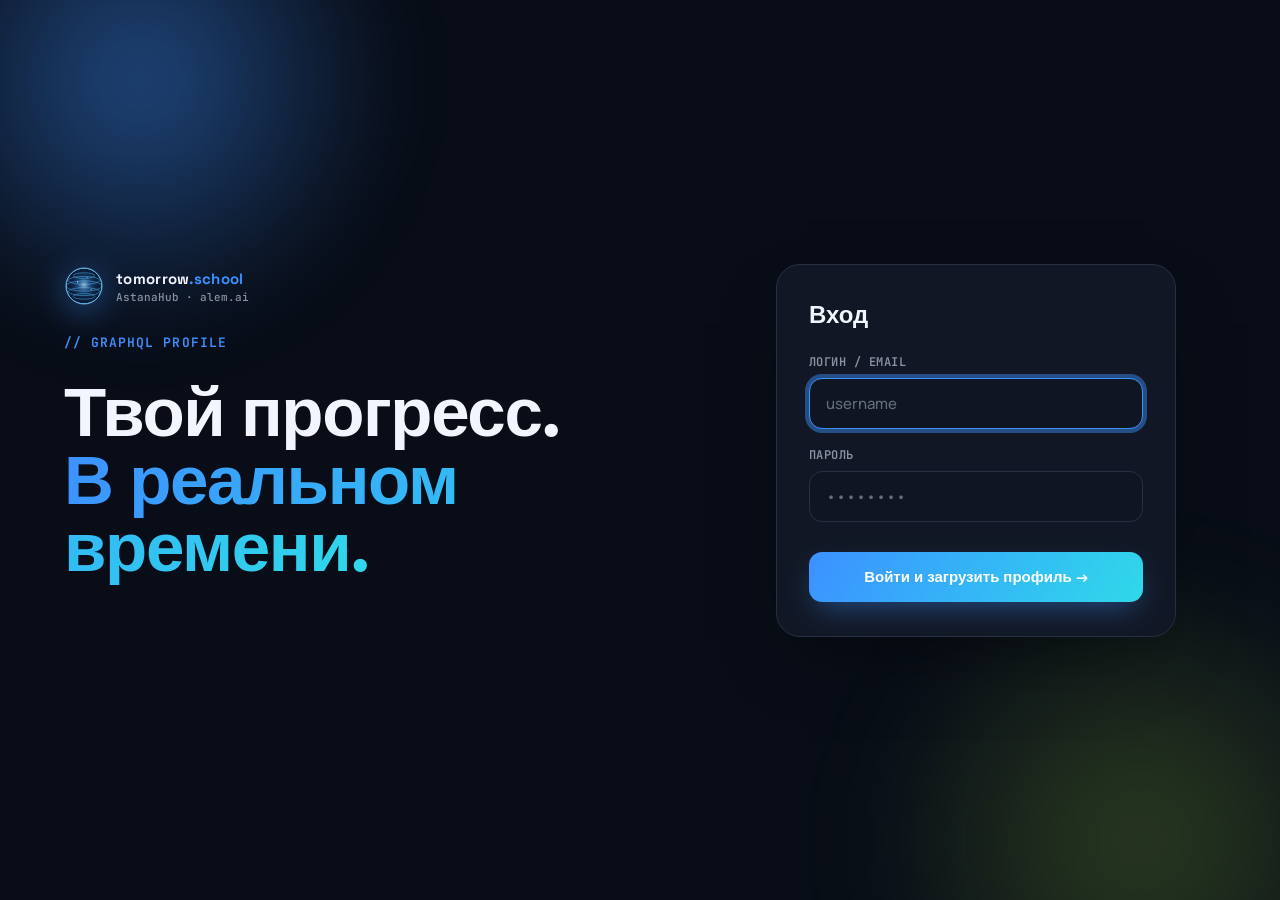
<file: index.html>
<!doctype html>
<html lang="ru">
  <head>
    <meta charset="UTF-8">
    <meta name="viewport" content="width=device-width, initial-scale=1.0">
    <meta
      name="description"
      content="Static GraphQL profile dashboard for tomorrow.school."
    >
    <title>GraphQL Profile</title>
    <link rel="icon" type="image/svg+xml" href="favicon.svg">
    <link rel="preconnect" href="https://fonts.googleapis.com">
    <link rel="preconnect" href="https://fonts.gstatic.com" crossorigin>
    <link
      href="https://fonts.googleapis.com/css2?family=Space+Grotesk:wght@400;500;600;700&family=Manrope:wght@400;500;600;700;800&family=JetBrains+Mono:wght@400;500;600&display=swap"
      rel="stylesheet"
    >
    <link rel="stylesheet" href="styles.css?v=20260629-public-profile3">
  </head>
  <body>
    <div id="app-root" class="ts-root" data-theme="dark">
      <div class="ambient-glow" aria-hidden="true">
        <div class="glow glow-blue"></div>
        <div class="glow glow-lime"></div>
      </div>

      <section id="login-view" class="login-view" aria-labelledby="login-title">
        <div class="login-copy">
          <div class="brand-mark">
            <div class="globe-logo globe-logo-large" aria-hidden="true">
              <svg viewBox="0 0 100 100" focusable="false">
                <defs>
                  <clipPath id="globe-clip-login"><circle cx="50" cy="50" r="45"></circle></clipPath>
                  <radialGradient id="globe-core-login" cx="50%" cy="46%" r="55%">
                    <stop offset="0%" stop-color="#cfeeff" stop-opacity=".75"></stop>
                    <stop offset="42%" stop-color="#3aa0ff" stop-opacity=".28"></stop>
                    <stop offset="100%" stop-color="#0a1f3d" stop-opacity="0"></stop>
                  </radialGradient>
                </defs>
                <circle cx="50" cy="50" r="45" fill="#0a1c38"></circle>
                <circle cx="50" cy="50" r="38" fill="url(#globe-core-login)"></circle>
                <g clip-path="url(#globe-clip-login)" fill="none" stroke="#5ec8ff" stroke-width="1.3" opacity=".85">
                  <ellipse cx="50" cy="50" rx="45" ry="13"></ellipse>
                  <ellipse cx="50" cy="36" rx="39" ry="10"></ellipse>
                  <ellipse cx="50" cy="64" rx="39" ry="10"></ellipse>
                  <ellipse cx="50" cy="24" rx="27" ry="7"></ellipse>
                  <ellipse cx="50" cy="76" rx="27" ry="7"></ellipse>
                  <ellipse class="meridian meridian-a" cx="50" cy="50" rx="45" ry="45"></ellipse>
                  <ellipse class="meridian meridian-b" cx="50" cy="50" rx="45" ry="45"></ellipse>
                  <ellipse class="meridian meridian-c" cx="50" cy="50" rx="45" ry="45"></ellipse>
                  <ellipse class="meridian meridian-d" cx="50" cy="50" rx="45" ry="45"></ellipse>
                </g>
                <circle cx="50" cy="50" r="45" fill="none" stroke="#7fd4ff" stroke-width="2" opacity=".95"></circle>
                <g clip-path="url(#globe-clip-login)" fill="#aee6ff">
                  <circle class="twinkle twinkle-a" cx="34" cy="40" r="1.6"></circle>
                  <circle class="twinkle twinkle-b" cx="68" cy="58" r="1.4"></circle>
                  <circle class="twinkle twinkle-c" cx="58" cy="29" r="1.2"></circle>
                </g>
              </svg>
            </div>
            <div class="brand-text">
              <div>tomorrow<span>.school</span></div>
              <small>AstanaHub · alem.ai</small>
            </div>
          </div>

          <p class="code-eyebrow">// GRAPHQL PROFILE</p>
          <h1 id="login-title">Твой прогресс.<br><span>В реальном времени.</span></h1>
        </div>

        <div class="login-panel-wrap">
          <article class="login-card" aria-labelledby="signin-title">
            <h2 id="signin-title">Вход</h2>

            <form id="login-form" novalidate aria-describedby="login-error">
              <label for="identifier">ЛОГИН / EMAIL</label>
              <input
                id="identifier"
                name="identifier"
                type="text"
                autocomplete="username"
                placeholder="username"
                required
              >

              <label for="password">ПАРОЛЬ</label>
              <input
                id="password"
                name="password"
                type="password"
                autocomplete="current-password"
                placeholder="••••••••"
                required
              >

              <p id="login-error" class="form-error" role="alert" aria-live="polite"></p>

              <button id="login-button" class="primary-button" type="submit">
                Войти и загрузить профиль →
              </button>
            </form>
          </article>
        </div>
      </section>

      <section id="loading-view" class="loading-view" aria-labelledby="loading-title" hidden>
        <div class="loading-icon" aria-hidden="true"><span></span></div>
        <h2 id="loading-title" class="visually-hidden">Загрузка профиля</h2>
        <div class="terminal-lines" role="status" aria-live="polite">
          <div id="stage-signin-request" data-stage-state="pending">
            <span>→</span> POST /api/auth/signin <strong>ожидание</strong>
          </div>
          <div id="stage-signin-success" data-stage-state="pending">
            <span>→</span> signin response <strong>ожидание</strong>
          </div>
          <div id="stage-profile-query" data-stage-state="pending">
            <span>→</span> query PROFILE_QUERY { user · audits } <strong>ожидание</strong>
          </div>
          <div id="stage-xp-query" data-stage-state="pending">
            <span>→</span> query XP + optional enrichment <strong>ожидание</strong>
          </div>
          <div id="stage-normalization" data-stage-state="pending">
            <span>→</span> normalize live profile data <strong>ожидание</strong>
          </div>
          <div id="stage-render" data-stage-state="pending">
            <span>→</span> render dashboard <strong class="cursor">ожидание</strong>
          </div>
        </div>
        <div class="loading-bar" aria-hidden="true">
          <div id="loading-progress"></div>
        </div>
      </section>

      <section id="dashboard-view" class="dashboard-view" aria-label="GraphQL profile dashboard" hidden>
        <header class="app-header">
          <div class="header-brand">
            <div class="globe-logo globe-logo-header" aria-hidden="true">
              <svg viewBox="0 0 100 100" focusable="false">
                <defs>
                  <clipPath id="globe-clip-header"><circle cx="50" cy="50" r="45"></circle></clipPath>
                  <radialGradient id="globe-core-header" cx="50%" cy="46%" r="55%">
                    <stop offset="0%" stop-color="#cfeeff" stop-opacity=".75"></stop>
                    <stop offset="42%" stop-color="#3aa0ff" stop-opacity=".28"></stop>
                    <stop offset="100%" stop-color="#0a1f3d" stop-opacity="0"></stop>
                  </radialGradient>
                </defs>
                <circle cx="50" cy="50" r="45" fill="#0a1c38"></circle>
                <circle cx="50" cy="50" r="38" fill="url(#globe-core-header)"></circle>
                <g clip-path="url(#globe-clip-header)" fill="none" stroke="#5ec8ff" stroke-width="1.3" opacity=".85">
                  <ellipse cx="50" cy="50" rx="45" ry="13"></ellipse>
                  <ellipse cx="50" cy="36" rx="39" ry="10"></ellipse>
                  <ellipse cx="50" cy="64" rx="39" ry="10"></ellipse>
                  <ellipse cx="50" cy="24" rx="27" ry="7"></ellipse>
                  <ellipse cx="50" cy="76" rx="27" ry="7"></ellipse>
                  <ellipse class="meridian meridian-a" cx="50" cy="50" rx="45" ry="45"></ellipse>
                  <ellipse class="meridian meridian-b" cx="50" cy="50" rx="45" ry="45"></ellipse>
                  <ellipse class="meridian meridian-c" cx="50" cy="50" rx="45" ry="45"></ellipse>
                  <ellipse class="meridian meridian-d" cx="50" cy="50" rx="45" ry="45"></ellipse>
                </g>
                <circle cx="50" cy="50" r="45" fill="none" stroke="#7fd4ff" stroke-width="2" opacity=".95"></circle>
                <g clip-path="url(#globe-clip-header)" fill="#aee6ff">
                  <circle class="twinkle twinkle-a" cx="34" cy="40" r="1.6"></circle>
                  <circle class="twinkle twinkle-b" cx="68" cy="58" r="1.4"></circle>
                  <circle class="twinkle twinkle-c" cx="58" cy="29" r="1.2"></circle>
                </g>
              </svg>
            </div>
            <div>
              <strong>tomorrow<span>.school</span></strong>
              <small>graphql profile</small>
            </div>
          </div>

          <nav class="tabs" role="tablist" aria-label="Разделы профиля">
            <button id="tab-profile" class="tab-button" type="button" role="tab" data-tab="profile" aria-selected="true" aria-controls="panel-profile">Профиль</button>
            <button id="tab-progress" class="tab-button" type="button" role="tab" data-tab="progress" aria-selected="false" aria-controls="panel-progress" tabindex="-1">Прогресс</button>
            <button id="tab-skills" class="tab-button" type="button" role="tab" data-tab="skills" aria-selected="false" aria-controls="panel-skills" tabindex="-1">Навыки</button>
            <button id="tab-stats" class="tab-button" type="button" role="tab" data-tab="stats" aria-selected="false" aria-controls="panel-stats" tabindex="-1">Статистика</button>
            <button id="tab-board" class="tab-button" type="button" role="tab" data-tab="board" aria-selected="false" aria-controls="panel-board" tabindex="-1">Рейтинг</button>
            <button id="tab-public" class="tab-button" type="button" role="tab" data-tab="public" aria-selected="false" aria-controls="panel-public" tabindex="-1">Публичный</button>
          </nav>

          <div class="header-actions">
            <a class="graphiql-nav-link" href="./graphiql.html">GraphiQL</a>
            <button id="theme-toggle" class="theme-toggle" type="button" aria-pressed="false" aria-label="Переключить светлую тему">
              <span id="theme-label">DARK</span>
              <span class="switch-track"><span class="switch-knob"></span></span>
            </button>
            <div class="user-mini">
              <div id="header-avatar" class="avatar avatar-small">—</div>
              <button id="logout-button" class="logout-button" type="button" title="Выйти">Выйти</button>
            </div>
          </div>
        </header>

        <main class="dashboard-main">
          <section id="panel-profile" class="tab-panel ts-tab" role="tabpanel" tabindex="0" aria-labelledby="tab-profile">
            <section class="hero-card">
              <div class="hero-copy">
                <div class="mono-accent" data-placeholder tabindex="0" aria-label="Under construction. Placeholder data.">AstanaHub · Alem.ai</div>
                <h1>Привет, <span id="profile-first-name">—</span> 👋</h1>
                <div class="identity-line">
                  <span id="profile-handle">@—</span>
                  <span>·</span>
                  <span id="profile-user-id">#—</span>
                  <span id="profile-rank-pill" class="pill pill-lime" data-placeholder tabindex="0" aria-label="Under construction. Placeholder data.">Assistant developer</span>
                </div>
              </div>
              <div class="level-wrap" data-placeholder tabindex="0" aria-label="Under construction. Placeholder data.">
                <div class="level-copy">
                  <span>УРОВЕНЬ</span>
                  <strong id="level-next-label">8 ур. до следующего ранга</strong>
                  <small id="level-next-note">след. ранг Basic developer</small>
                </div>
                <div id="level-ring" class="level-ring" data-ring-target="58">
                  <div><strong id="level-value" data-count-placeholder="32">32</strong><span>LEVEL</span></div>
                </div>
              </div>
            </section>

            <section class="stat-grid">
              <article class="stat-card stat-total-xp-card ts-card">
                <span>ВСЕГО XP</span>
                <strong id="stat-total-xp" data-count-value="0" data-count-decimals="2">0 B</strong>
                <small id="stat-total-xp-raw">0 bytes</small>
              </article>
              <article class="stat-card ts-card">
                <span>ПОСЛЕДНЯЯ XP</span>
                <strong id="stat-latest-xp" class="latest-xp-value cyan-text">No data</strong>
                <small class="latest-xp-meta">
                  <span id="stat-latest-project">No project</span>
                  <span id="stat-latest-date">No date</span>
                </small>
              </article>
              <article class="stat-card ts-card" data-placeholder tabindex="0" aria-label="Under construction. Placeholder data.">
                <span>ПРОЕКТОВ ПРОЙДЕНО</span>
                <strong id="stat-projects-passed" data-count-placeholder="47">47</strong>
                <small id="stat-projects-note" class="lime-text">—</small>
              </article>
              <article class="stat-card skill-stat-card ts-card" data-placeholder tabindex="0" aria-label="Under construction. Placeholder data.">
                <span>ПОСЛЕДНИЙ НАВЫК</span>
                <strong id="last-skill-value" class="last-skill-value cyan-text">AI</strong>
              </article>
            </section>

            <section class="triple-grid">
              <article id="current-rank-card" class="rank-card ts-card" data-placeholder tabindex="0" aria-label="Under construction. Placeholder data.">
                <div class="card-head">
                  <span class="card-label"><span class="card-icon">🛡</span><span>ТЕКУЩИЙ РАНГ</span></span>
                  <button class="link-button" type="button" data-tab-link="progress">все ранги →</button>
                </div>
                <strong id="current-rank-value">Assistant developer</strong>
                <div>
                  <div class="progress-label"><span id="next-rank-label">до ранга Basic developer</span><span id="next-rank-distance">8 уровня</span></div>
                  <div class="mini-progress"><span id="next-rank-progress" class="ts-fill" style="width: 58%"></span></div>
                </div>
              </article>
            </section>

            <section class="profile-two-col">
              <article id="audit-card" class="audit-card ts-card">
                <div class="section-title-row">
                  <h2>Аудиты</h2>
                  <span>отдано / получено</span>
                </div>
                <div class="audit-ratio-row">
                  <strong id="audit-big-ratio">0</strong>
                  <div class="audit-status">
                    <span id="audit-status-pill"><i></i><b id="audit-status-text">Баланс аудитов</b></span>
                    <p id="audit-status-note">Данные будут рассчитаны после загрузки профиля.</p>
                  </div>
                </div>
                <div class="audit-bar">
                  <div class="progress-label"><span>Сделано (отдано)</span><span id="audit-up-value">0 B</span></div>
                  <div class="mini-progress"><span id="audit-up-bar" class="ts-fill"></span></div>
                </div>
                <div class="audit-bar">
                  <div class="progress-label"><span>Получено</span><span id="audit-down-value">0 B</span></div>
                  <div class="mini-progress cyan-fill"><span id="audit-down-bar" class="ts-fill"></span></div>
                </div>
              </article>

              <article class="info-card">
                <h2>Профиль</h2>
                <dl>
                  <div><dt>Логин</dt><dd id="info-login">—</dd></div>
                  <div><dt>ID</dt><dd id="info-id">#—</dd></div>
                  <div data-placeholder tabindex="0" aria-label="Under construction. Placeholder data."><dt>Кампус</dt><dd id="profile-campus">AstanaHub</dd></div>
                  <div data-placeholder tabindex="0" aria-label="Under construction. Placeholder data."><dt>Поток</dt><dd id="profile-cohort">3</dd></div>
                </dl>
              </article>
            </section>
          </section>

          <section id="panel-progress" class="tab-panel ts-tab" role="tabpanel" tabindex="0" aria-labelledby="tab-progress" hidden>
            <div class="panel-heading">
              <div>
                <p>// ТРАЕКТОРИЯ</p>
                <h2>Прогресс и ранги</h2>
              </div>
              <span>путь по curriculum · AstanaHub</span>
            </div>
            <div id="progress-warning" class="warning-strip" data-placeholder tabindex="0" aria-label="Under construction. Placeholder data.">
              <span>⚠️</span>
              <strong>Твой текущий уровень (32) ниже минимально ожидаемого (42) на этот месяц — стоит ускориться.</strong>
            </div>
            <section class="wide-card" data-placeholder tabindex="0" aria-label="Under construction. Placeholder data.">
              <h3>Лестница рангов</h3>
              <div id="rank-ladder" class="rank-ladder">
                <div><i class="done"></i><strong>Aspiring developer</strong><span>≥ LVL 0</span><em>пройдено</em></div>
                <div><i class="done"></i><strong>Beginner developer</strong><span>≥ LVL 10</span><em>пройдено</em></div>
                <div><i class="done"></i><strong>Apprentice developer</strong><span>≥ LVL 20</span><em>пройдено</em></div>
                <div><i class="current"></i><strong>Assistant developer</strong><span>≥ LVL 30</span><em>сейчас</em></div>
                <div><i></i><strong>Basic developer</strong><span>≥ LVL 40</span></div>
                <div><i></i><strong>Junior developer</strong><span>≥ LVL 50</span></div>
              </div>
            </section>
            <section class="wide-card forecast-card" data-placeholder tabindex="0" aria-label="Under construction. Placeholder data.">
              <h3>Прогноз по месяцам</h3>
              <p>Минимальные и ожидаемые значения, чтобы не отставать от программы</p>
              <div id="forecast-table" class="forecast-table">
                <div class="forecast-head"><span>МЕТРИКА</span><span>СЕЙЧАС</span><span>ЭТОТ МЕСЯЦ</span><span>СЛЕД. МЕСЯЦ</span></div>
                <div><span>⬆ Уровень</span><strong>32</strong><span>мин 42 · ожид 54</span><span>мин 45 · ожид 59</span></div>
                <div><span>⚑ Checkpoint</span><strong class="lime-text">100</strong><span>40</span><span>40</span></div>
                <div><span>🛡 Ранг</span><strong>Assistant</strong><span>Basic developer</span><span>Basic developer</span></div>
              </div>
            </section>
            <section class="wide-card" data-placeholder tabindex="0" aria-label="Under construction. Placeholder data.">
              <div class="section-title-row"><h3>Таймлайн уровней</h3><span>мин · ожид · checkpoint</span></div>
              <p class="muted-copy">«Сейчас» подсвечен — прокрути, чтобы увидеть весь путь</p>
              <div id="timeline-row" class="timeline-row">
                <div><span>Мар 25</span><strong>0</strong><strong>0</strong><strong>0</strong></div>
                <div><span>Апр 25</span><strong>5</strong><strong>7</strong><strong>0</strong></div>
                <div><span>Май 25</span><strong>6</strong><strong>10</strong><strong>0</strong></div>
                <div><span>Июн 25</span><strong>9</strong><strong>13</strong><strong>0</strong></div>
                <div><span>Июл 25</span><strong>12</strong><strong>17</strong><strong>10</strong></div>
                <div><span>Авг 25</span><strong>15</strong><strong>18</strong><strong>20</strong></div>
                <div><span>Сен 25</span><strong>17</strong><strong>20</strong><strong>20</strong></div>
                <div><span>Окт 25</span><strong>20</strong><strong>23</strong><strong>30</strong></div>
                <div><span>Ноя 25</span><strong>23</strong><strong>27</strong><strong>30</strong></div>
                <div><span>Дек 25</span><strong>28</strong><strong>34</strong><strong>30</strong></div>
                <div><span>Янв 26</span><strong>33</strong><strong>38</strong><strong>40</strong></div>
                <div><span>Фев 26</span><strong>34</strong><strong>38</strong><strong>40</strong></div>
                <div><span>Мар 26</span><strong>37</strong><strong>41</strong><strong>40</strong></div>
                <div><span>Апр 26</span><strong>39</strong><strong>53</strong><strong>40</strong></div>
                <div class="current"><span>Май 26</span><strong>42</strong><strong>54</strong><strong>40</strong></div>
                <div><span>Июн 26</span><strong>45</strong><strong>59</strong><strong>40</strong></div>
              </div>
            </section>
          </section>

          <section id="panel-skills" class="tab-panel ts-tab" role="tabpanel" tabindex="0" aria-labelledby="tab-skills" hidden>
            <div class="panel-heading">
              <div>
                <p>// КОМПЕТЕНЦИИ</p>
                <h2>Навыки и технологии</h2>
              </div>
              <span>счётчики по подтверждённым объектам</span>
            </div>
            <section class="two-chart-grid" data-placeholder tabindex="0" aria-label="Under construction. Placeholder data.">
              <article class="wide-card radar-card"><h3>Технические навыки</h3><div id="tech-radar"></div></article>
              <article class="wide-card radar-card"><h3>Технологии</h3><div id="technology-radar"></div></article>
            </section>
            <div class="tier-legend" data-placeholder tabindex="0" aria-label="Under construction. Placeholder data.">
              <span>ТИРЫ:</span>
              <strong class="tier-code">★☆☆ Code Explorer</strong>
              <strong class="tier-bug">★★☆ Bug Squasher</strong>
              <strong class="tier-script">★★★ Script Wizard</strong>
              <strong class="tier-master">★★★★ Master Hacker</strong>
            </div>
            <section data-placeholder tabindex="0" aria-label="Under construction. Placeholder data.">
              <h3 class="subhead">Технические навыки</h3>
              <p class="muted-copy">То, что ты освоил из проектов, пиков и экзаменов</p>
              <div id="technical-skill-grid" class="skill-card-grid skill-card-grid-tech">
                <article class="skill-card ts-card"><div><strong>Elementary programming</strong><span>59/59</span></div><em class="tier-none">—</em><i class="ts-fill" style="width: 100%"></i></article>
                <article class="skill-card ts-card"><div><strong>Back-end</strong><span>15/25</span></div><em class="tier-none">—</em><i class="ts-fill" style="width: 60%"></i></article>
                <article class="skill-card ts-card"><div><strong>Front-end</strong><span>9/20</span></div><em class="tier-none">—</em><i class="ts-fill" style="width: 45%"></i></article>
                <article class="skill-card ts-card"><div><strong>Elementary algorithms</strong><span>6/14</span></div><em class="tier-none">—</em><i class="ts-fill" style="width: 43%"></i></article>
                <article class="skill-card ts-card"><div><strong>AI</strong><span>5/25</span></div><em class="tier-none">—</em><i class="ts-fill" style="width: 20%"></i></article>
                <article class="skill-card ts-card"><div><strong>TCP/IP</strong><span>1/6</span></div><em class="tier-none">—</em><i class="ts-fill" style="width: 17%"></i></article>
                <article class="skill-card ts-card"><div><strong>Statistics</strong><span>2/2</span></div><em class="tier-none">—</em><i class="ts-fill" style="width: 100%"></i></article>
                <article class="skill-card ts-card"><div><strong>Game programming</strong><span>4/20</span></div><em class="tier-none">—</em><i class="ts-fill" style="width: 20%"></i></article>
                <article class="skill-card ts-card"><div><strong>System administration</strong><span>4/13</span></div><em class="tier-none">—</em><i class="ts-fill" style="width: 31%"></i></article>
                <article class="skill-card ts-card"><div><strong>Cybersecurity</strong><span>0/9</span></div><em class="tier-none">—</em><i class="ts-fill" style="width: 0"></i></article>
              </div>
            </section>
            <section data-placeholder tabindex="0" aria-label="Under construction. Placeholder data.">
              <h3 class="subhead">Технологии</h3>
              <p class="muted-copy">Языки, фреймворки и платформы из проектов</p>
              <div id="technology-skill-grid" class="skill-card-grid skill-card-grid-techno">
                <article class="skill-card ts-card"><div><strong>Go</strong><span>19/22</span></div><em class="tier-none">—</em><i class="ts-fill" style="width: 86%"></i></article>
                <article class="skill-card ts-card"><div><strong>Git</strong><span>1/1</span></div><em class="tier-none">—</em><i class="ts-fill" style="width: 100%"></i></article>
                <article class="skill-card ts-card"><div><strong>JavaScript</strong><span>3/7</span></div><em class="tier-none">—</em><i class="ts-fill" style="width: 43%"></i></article>
                <article class="skill-card ts-card"><div><strong>HTML</strong><span>6/8</span></div><em class="tier-none">—</em><i class="ts-fill" style="width: 75%"></i></article>
                <article class="skill-card ts-card"><div><strong>SQL</strong><span>1/3</span></div><em class="tier-none">—</em><i class="ts-fill" style="width: 33%"></i></article>
                <article class="skill-card ts-card"><div><strong>CSS</strong><span>2/4</span></div><em class="tier-none">—</em><i class="ts-fill" style="width: 50%"></i></article>
                <article class="skill-card ts-card"><div><strong>Unix</strong><span>2/12</span></div><em class="tier-none">—</em><i class="ts-fill" style="width: 17%"></i></article>
                <article class="skill-card ts-card"><div><strong>Docker</strong><span>2/13</span></div><em class="tier-none">—</em><i class="ts-fill" style="width: 15%"></i></article>
                <article class="skill-card ts-card"><div><strong>Rust</strong><span>0/6</span></div><em class="tier-none">—</em><i class="ts-fill" style="width: 0"></i></article>
                <article class="skill-card ts-card"><div><strong>GraphQL</strong><span>0/1</span></div><em class="tier-none">—</em><i class="ts-fill" style="width: 0"></i></article>
              </div>
            </section>
            <section class="life-skills-note">
              <h3 class="subhead">Life Skills</h3>
              <p class="muted-copy">Builds essential personal, relational, and professional competencies through structured learning and practical activities, strengthening communication, collaboration, resilience, and leadership</p>
            </section>
          </section>

          <section id="panel-stats" class="tab-panel ts-tab" role="tabpanel" tabindex="0" aria-labelledby="tab-stats" hidden>
            <div class="panel-heading">
              <div>
                <p>// АНАЛИТИКА</p>
                <h2>Статистика</h2>
              </div>
              <span>XP: распределение по задачам и потокам</span>
            </div>
            <section class="wide-card">
              <div class="section-title-row">
                <h3>Карта активности</h3>
                <span id="activity-summary">0 активных дней · 0 недель · по XP</span>
              </div>
              <div id="activity-heatmap" class="heatmap-wrap"></div>
            </section>
            <section class="wide-card" data-placeholder tabindex="0" aria-label="Under construction. Placeholder data.">
              <div class="section-title-row">
                <h3>Ты против потока</h3>
                <span id="compare-legend" class="compare-legend">
                  <span><i class="solid"></i>ты · 1.28 MB</span>
                  <span><i class="dashed"></i>средний студент · 540 kB</span>
                </span>
              </div>
              <p class="muted-copy">XP за выбранный период в сравнении со студентами из выбранной группы</p>
              <div class="compare-toolbar">
                <label class="select-control" for="compare-period">
                  <span>Период</span>
                  <select id="compare-period">
                    <option value="start">since the start of the course</option>
                    <option value="week">for the last week</option>
                    <option value="month">for the last month</option>
                    <option value="3m">for the last 3 months</option>
                    <option value="6m" selected>for the last 6 months</option>
                  </select>
                </label>
                <label class="select-control" for="compare-population">
                  <span>Population</span>
                  <select id="compare-population">
                    <option value="all" selected>All students</option>
                    <option value="batch">Batch 3</option>
                  </select>
                </label>
              </div>
              <div id="compare-chart"></div>
            </section>
            <section class="wide-card" data-placeholder tabindex="0" aria-label="Under construction. Placeholder data.">
              <div class="section-title-row">
                <h3>Распределение студентов по XP</h3>
                <span class="segmented distribution-controls">
                  <button type="button" class="active" data-distribution-mode="all">Все потоки</button>
                  <button type="button" data-distribution-mode="batch">Batch 3</button>
                </span>
              </div>
              <p class="muted-copy">Твой диапазон XP подсвечен — видно, где ты в общей массе</p>
              <div class="range-row">
                <span>КОЛ-ВО ДИАПАЗОНОВ</span>
                <input id="histogram-bins" type="range" min="20" max="100" step="5" value="50">
                <strong id="histogram-bins-label">50</strong>
              </div>
              <div id="distribution-chart"></div>
            </section>
            <section class="wide-card project-xp-card">
              <div class="section-title-row">
                <h3>XP по проектам</h3>
              </div>
              <div id="project-chart" class="project-xp-list"></div>
              <div class="project-list-actions">
                <button id="project-list-more" class="project-list-more" type="button">Показать следующие</button>
                <button id="project-list-all" class="project-list-more" type="button">Показать все</button>
              </div>
            </section>
          </section>

          <section id="panel-board" class="tab-panel ts-tab" role="tabpanel" tabindex="0" aria-labelledby="tab-board" hidden>
            <div class="panel-heading">
              <div>
                <p>// СООБЩЕСТВО</p>
                <h2>Общий рейтинг</h2>
              </div>
              <span id="board-count-title">все потоки · 507 студентов</span>
            </div>
            <div class="chip-row" data-placeholder tabindex="0" aria-label="Under construction. Placeholder data.">
              <button type="button" class="active" data-board-filter="all">Все batch</button>
              <button type="button" data-board-filter="Batch 1">Batch 1</button>
              <button type="button" data-board-filter="Batch 10">Batch 10</button>
              <button type="button" data-board-filter="Batch 11">Batch 11</button>
              <button type="button" data-board-filter="Batch 12">Batch 12</button>
              <button type="button" data-board-filter="Batch 13">Batch 13</button>
              <button type="button" data-board-filter="Batch 2">Batch 2</button>
              <button type="button" data-board-filter="Batch 3">Batch 3</button>
              <button type="button" data-board-filter="Batch 4">Batch 4</button>
              <button type="button" data-board-filter="Batch 5">Batch 5</button>
              <button type="button" data-board-filter="Batch 6">Batch 6</button>
              <button type="button" data-board-filter="Batch 7">Batch 7</button>
              <button type="button" data-board-filter="Batch 8">Batch 8</button>
              <button type="button" data-board-filter="Batch 9">Batch 9</button>
              <button type="button" data-board-filter="Staff">Staff</button>
            </div>
            <div class="board-toolbar">
              <div id="board-count-note" class="board-note" data-placeholder tabindex="0" aria-label="Under construction. Placeholder data.">Статичный snapshot dashboard · показано: 507</div>
              <div class="board-search" role="search">
                <label for="board-search-input">Поиск</label>
                <input id="board-search-input" type="search" autocomplete="off" placeholder="тег, имя или фамилия">
              </div>
            </div>
            <section class="leaderboard-card" data-placeholder tabindex="0" aria-label="Under construction. Placeholder data.">
              <div class="leaderboard-table">
                <div class="leader-head"><span>РАНГ</span><span></span><span>СТУДЕНТ</span><span>УР.</span><span>XP</span><span>ЧАСЫ</span><span>ПРОЕКТ</span><span>ТРЕНД</span></div>
                <div id="leaderboard-rows" class="leaderboard-rows"></div>
              </div>
            </section>
          </section>

          <section id="panel-public" class="tab-panel ts-tab public-panel" role="tabpanel" tabindex="0" aria-labelledby="tab-public" hidden>
            <div class="panel-heading">
              <div>
                <p>// ВИТРИНА</p>
                <h2>Публичный профиль</h2>
              </div>
              <span>так тебя видят другие</span>
            </div>
            <div class="notice-strip" data-placeholder tabindex="0" aria-label="Under construction. Placeholder data.">
              <span>👁</span>
              <strong>Предпросмотр — так твой профиль видят другие студенты и команды.</strong>
            </div>
            <section class="public-hero">
              <div id="public-avatar" class="avatar avatar-large">—</div>
              <div class="public-main">
                <h1 id="public-name">—</h1>
                <div><span id="public-handle">@—</span><span id="public-meta" data-placeholder tabindex="0" aria-label="Under construction. Placeholder data.">· Поток 3</span></div>
                <p id="public-availability"><i></i>Доступен</p>
              </div>
              <div class="public-stats">
                <div class="public-stat public-stat-level" data-placeholder tabindex="0" aria-label="Under construction. Placeholder data."><strong id="public-level">32</strong><span>уровень</span></div>
                <div class="public-stat public-stat-xp">
                  <strong id="public-total-xp">0 B</strong>
                  <span>всего XP</span>
                  <div class="public-substat public-audit-ratio">
                    <strong id="public-audit-ratio">0</strong>
                    <span>audit ratio</span>
                  </div>
                </div>
              </div>
            </section>
            <section class="wide-card" data-placeholder tabindex="0" aria-label="Under construction. Placeholder data.">
              <div class="section-title-row team-section-title"><h3>Командная работа</h3></div>
              <div id="team-tags" class="team-tags">
                <div><span>🤝</span><strong>Командный игрок</strong><small>22 совместных проекта</small></div>
                <div><span>⚖️</span><strong>Честный аудитор</strong><small>48 проведённых аудитов</small></div>
                <div><span>⚡</span><strong>Серия 14 дней</strong><small>активность подряд</small></div>
              </div>
              <div id="team-rank" class="team-rank">
                <div class="team-rank-title"><span class="team-rank-emoji">🥷</span><div><strong>Network Ninja</strong><span>работал с 30+ разными студентами</span></div></div>
                <div class="team-rank-score"><b>34</b><span>человек в команде</span></div>
                <i><span class="ts-fill" style="width: 68%"></span></i>
                <p>След. ранг <strong>Teamwork Titan</strong> — поработай с 50 студентами (осталось 16)</p>
              </div>
              <div id="friend-grid" class="friend-grid">
                <div>
                  <h4>ЧАЩЕ ВСЕГО РАБОТАЛ С</h4>
                  <p><i class="friend-madina">MA</i><span>Madina Altynbek<small>@maltynbek</small></span><b>9 проектов</b></p>
                  <p><i class="friend-timur">TK</i><span>Timur Kim<small>@tkim</small></span><b>7 проектов</b></p>
                  <p><i class="friend-sofia">SL</i><span>Sofia Lee<small>@slee</small></span><b>6 проектов</b></p>
                </div>
                <div>
                  <h4>НОВЫЕ НАПАРНИКИ</h4>
                  <p><i class="friend-bekzat">BO</i><span>Bekzat Orynbek<small>@borynbek</small></span><b>на graphql</b></p>
                  <p><i class="friend-aigerim">AO</i><span>Aigerim Onalbaeva<small>@aonalba</small></span><b>на real-time-forum</b></p>
                  <div class="extra-award"><span>Доп. награды за аудит</span><strong>+148 kB</strong></div>
                </div>
              </div>
            </section>
            <section class="wide-card radar-card public-radar-card" data-placeholder tabindex="0" aria-label="Under construction. Placeholder data.">
              <div class="section-title-row">
                <h3>Навыки</h3>
                <span class="segmented public-radar-controls">
                  <button type="button" class="active" data-public-radar="top">Топ</button>
                  <button type="button" data-public-radar="all">Все</button>
                </span>
              </div>
              <div id="public-radar"></div>
            </section>
          </section>
        </main>
      </section>
    </div>

    <script type="module" src="js/app.js?v=20260629-skills-radar1"></script>
  </body>
</html>
</file>
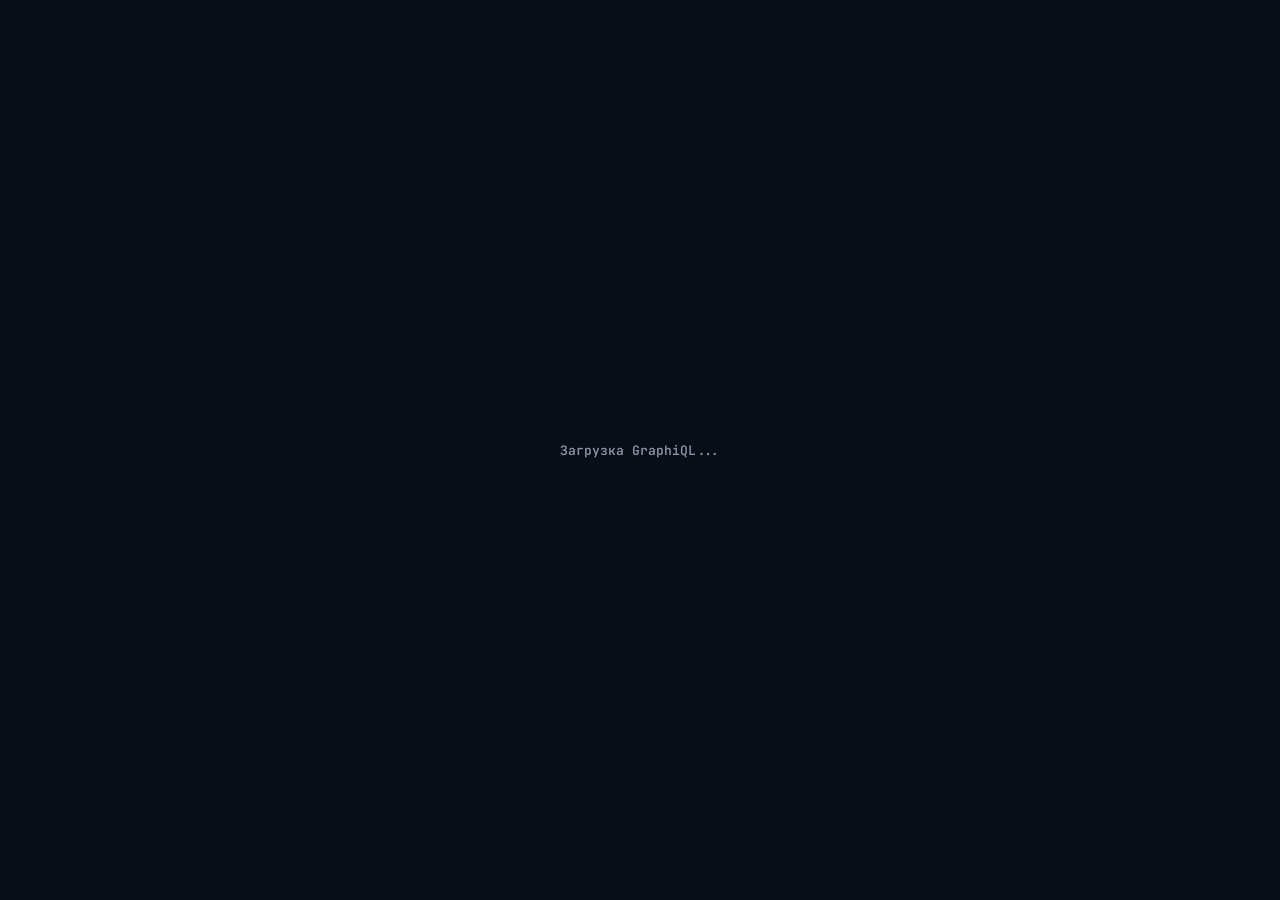
<file: graphiql.html>
<!doctype html>
<html lang="ru">
  <head>
    <meta charset="UTF-8">
    <meta name="viewport" content="width=device-width, initial-scale=1.0">
    <meta
      name="description"
      content="GraphiQL console for manual Tomorrow School GraphQL API requests."
    >
    <title>Tomorrow School GraphiQL</title>
    <link rel="icon" type="image/svg+xml" href="favicon.svg">
    <link rel="preconnect" href="https://fonts.googleapis.com">
    <link rel="preconnect" href="https://fonts.gstatic.com" crossorigin>
    <link rel="preconnect" href="https://esm.sh" crossorigin>
    <link
      href="https://fonts.googleapis.com/css2?family=Space+Grotesk:wght@400;500;600;700&family=Manrope:wght@400;500;600;700;800&family=JetBrains+Mono:wght@400;500;600&display=swap"
      rel="stylesheet"
    >
    <link
      rel="stylesheet"
      href="https://esm.sh/graphiql@5.2.4/dist/style.css"
      integrity="sha384-TFpQQKp325U5sd3PddH4cS0KOB3Gz/aqdEe12Mqkkq3wm2MGcDhRX5WhWf+o8akh"
      crossorigin="anonymous"
    >
    <link rel="stylesheet" href="./graphiql.css">
    <script type="importmap">
      {
        "imports": {
          "react": "https://esm.sh/react@19.2.7",
          "react/": "https://esm.sh/react@19.2.7/",
          "react-dom": "https://esm.sh/react-dom@19.2.7",
          "react-dom/": "https://esm.sh/react-dom@19.2.7/",
          "graphiql": "https://esm.sh/graphiql@5.2.4?standalone&external=react,react-dom,@graphiql/react,graphql",
          "graphiql/": "https://esm.sh/graphiql@5.2.4/",
          "@graphiql/react": "https://esm.sh/@graphiql/react@0.37.7?standalone&external=react,react-dom,graphql,@graphiql/toolkit,@emotion/is-prop-valid",
          "@graphiql/toolkit": "https://esm.sh/@graphiql/toolkit@0.12.1?standalone&external=graphql",
          "graphql": "https://esm.sh/graphql@17.0.1",
          "@emotion/is-prop-valid": "data:text/javascript,"
        }
      }
    </script>
  </head>
  <body>
    <div id="graphiql-page-root" class="graphiql-root" data-theme="dark">
      <div class="graphiql-loading" role="status">Загрузка GraphiQL...</div>
    </div>

    <script type="module" src="./js/graphiql-page.js"></script>
  </body>
</html>
</file>
<file: styles.css>
* {
  box-sizing: border-box;
}

html,
body {
  margin: 0;
  padding: 0;
}

html {
  min-width: 320px;
}

body {
  min-width: 320px;
  min-height: 100vh;
  font-family: "Manrope", system-ui, sans-serif;
  background: oklch(0.16 0.022 264);
}

button,
input {
  font: inherit;
}

button {
  color: inherit;
}

button:not(:disabled) {
  cursor: pointer;
}

button:disabled,
input:disabled {
  cursor: wait;
  opacity: 0.68;
}

input::placeholder {
  color: var(--muted);
  opacity: 0.7;
}

input:focus {
  outline: none;
}

:focus-visible {
  outline: 3px solid var(--blue-a);
  outline-offset: 3px;
}

h1,
h2,
h3,
h4,
p {
  margin-top: 0;
}

.visually-hidden {
  position: absolute;
  width: 1px;
  height: 1px;
  padding: 0;
  margin: -1px;
  overflow: hidden;
  clip: rect(0, 0, 0, 0);
  white-space: nowrap;
  border: 0;
}

.ts-root {
  --bg: oklch(0.16 0.022 264);
  --bg2: oklch(0.195 0.026 264);
  --card: oklch(0.205 0.028 264);
  --card2: oklch(0.235 0.03 264);
  --brd: oklch(0.31 0.035 264);
  --grid: oklch(0.34 0.03 264 / 0.55);
  --text: oklch(0.97 0.012 264);
  --muted: oklch(0.66 0.025 264);
  --blue: oklch(0.66 0.185 257);
  --blue-a: oklch(0.66 0.185 257 / 0.45);
  --cyan: oklch(0.81 0.13 205);
  --lime: oklch(0.87 0.2 128);
  --lime-a: oklch(0.87 0.2 128 / 0.22);
  --red: oklch(0.64 0.21 25);
  --yellow: oklch(0.8 0.15 85);
  --orange: oklch(0.72 0.18 55);
  --audit-color: var(--lime);
  --audit-tint: var(--lime-a);
  position: relative;
  min-height: 100vh;
  overflow-x: hidden;
  color: var(--text);
  background: var(--bg);
  color-scheme: dark;
}

.ts-root[data-theme="light"] {
  --bg: oklch(0.965 0.008 264);
  --bg2: oklch(0.985 0.005 264);
  --card: oklch(1 0 0);
  --card2: oklch(0.975 0.006 264);
  --brd: oklch(0.9 0.012 264);
  --grid: oklch(0.86 0.015 264 / 0.9);
  --text: oklch(0.24 0.03 264);
  --muted: oklch(0.52 0.025 264);
  --blue: oklch(0.55 0.21 257);
  --blue-a: oklch(0.55 0.21 257 / 0.28);
  --cyan: oklch(0.6 0.13 205);
  --lime: oklch(0.66 0.17 128);
  --lime-a: oklch(0.66 0.17 128 / 0.2);
  color-scheme: light;
}

.ambient-glow {
  position: fixed;
  inset: 0;
  z-index: 0;
  overflow: hidden;
  pointer-events: none;
}

.glow {
  position: absolute;
  border-radius: 50%;
  filter: blur(40px);
  animation: ts-float 14s ease-in-out infinite;
}

.glow-blue {
  top: -180px;
  left: -120px;
  width: 520px;
  height: 520px;
  background: radial-gradient(circle, var(--blue-a), transparent 70%);
}

.glow-lime {
  right: -140px;
  bottom: -220px;
  width: 560px;
  height: 560px;
  background: radial-gradient(circle, var(--lime-a), transparent 70%);
  filter: blur(50px);
  animation-duration: 18s;
  animation-direction: reverse;
}

.login-view {
  position: relative;
  z-index: 1;
  display: grid;
  grid-template-columns: 1.05fr 0.95fr;
  min-height: 100vh;
}

.login-copy {
  align-self: center;
  display: flex;
  flex-direction: column;
  justify-content: flex-start;
  gap: 28px;
  min-height: 368px;
  min-width: 0;
  padding: 0 5vw;
}

.brand-mark,
.header-brand,
.user-mini,
.theme-toggle,
.identity-line,
.card-head,
.section-title-row,
.progress-label,
.radial-legend,
.range-row {
  display: flex;
  align-items: center;
}

.brand-mark {
  gap: 12px;
}

.brand-text,
.header-brand > div:last-child {
  line-height: 1.05;
}

.brand-text div,
.header-brand strong {
  font: 700 15px "Space Grotesk", sans-serif;
  letter-spacing: 0.02em;
}

.header-brand strong {
  font-size: 14px;
}

.brand-text span,
.header-brand span {
  color: var(--blue);
}

.brand-text small,
.header-brand small {
  display: block;
  margin-top: 2px;
  color: var(--muted);
  font: 500 11px "JetBrains Mono", monospace;
}

.header-brand small {
  font-size: 10px;
}

.globe-logo {
  flex-shrink: 0;
  filter: drop-shadow(0 6px 16px var(--blue-a));
}

.globe-logo svg {
  display: block;
  width: 100%;
  height: 100%;
  overflow: visible;
}

.globe-logo-large {
  width: 40px;
  height: 40px;
}

.globe-logo-header {
  width: 34px;
  height: 34px;
}

.meridian {
  animation: ts-mer 7s linear infinite;
  transform-box: fill-box;
  transform-origin: center;
}

.meridian-b {
  animation-delay: -1.75s;
}

.meridian-c {
  animation-delay: -3.5s;
}

.meridian-d {
  animation-delay: -5.25s;
}

.twinkle {
  animation: ts-tw 2.4s ease-in-out infinite;
}

.twinkle-b {
  animation-duration: 3.1s;
  animation-delay: -1s;
}

.twinkle-c {
  animation-duration: 2.8s;
  animation-delay: -1.6s;
}

.code-eyebrow,
.mono-accent,
.panel-heading p {
  color: var(--blue);
  font: 600 12px "JetBrains Mono", monospace;
  letter-spacing: 0.12em;
}

.code-eyebrow {
  margin: 0;
  font-size: 13px;
  letter-spacing: 0.08em;
}

.login-copy h1 {
  margin: 0;
  font: 700 clamp(40px, 5.4vw, 76px) / 0.98 "Space Grotesk", sans-serif;
  letter-spacing: -0.02em;
}

.login-copy h1 span {
  color: transparent;
  background: linear-gradient(120deg, var(--blue), var(--cyan));
  background-clip: text;
  -webkit-background-clip: text;
}

.lime,
.lime-text {
  color: var(--lime) !important;
}

.cyan-text {
  color: var(--cyan) !important;
}

.login-panel-wrap {
  display: flex;
  align-items: center;
  justify-content: center;
  min-width: 0;
  padding: 5vw 4vw;
}

.login-card {
  width: 100%;
  max-width: 400px;
  padding: 34px 32px;
  border: 1px solid var(--brd);
  border-radius: 24px;
  background: var(--card);
  box-shadow: 0 30px 70px -30px rgb(0 0 0 / 50%);
}

.login-card h2 {
  margin: 0 0 24px;
  font: 600 24px "Space Grotesk", sans-serif;
}

.login-card form {
  display: grid;
}

.login-card label {
  color: var(--muted);
  font: 600 12px "JetBrains Mono", monospace;
  letter-spacing: 0.04em;
}

.login-card input {
  width: 100%;
  min-height: 48px;
  margin: 8px 0 18px;
  padding: 14px 16px;
  border: 1px solid var(--brd);
  border-radius: 13px;
  color: var(--text);
  background: var(--bg2);
  font: 500 15px "Manrope", sans-serif;
  transition: border 0.15s, box-shadow 0.15s;
}

#password {
  margin-bottom: 8px;
}

.login-card input:focus {
  border-color: var(--blue);
  box-shadow: 0 0 0 4px var(--blue-a);
}

.form-error {
  min-height: 0;
  margin: 0 !important;
  color: oklch(0.7 0.18 25) !important;
  font: 500 13px "Manrope", sans-serif !important;
}

.form-error:empty {
  display: none;
}

.form-error:not(:empty) {
  display: block;
  margin: 6px 2px 0 !important;
}

.primary-button {
  width: 100%;
  min-height: 50px;
  margin-top: 22px;
  padding: 15px;
  border: 0;
  border-radius: 13px;
  color: #fff;
  background: linear-gradient(120deg, var(--blue), var(--cyan));
  box-shadow: 0 12px 30px -8px var(--blue-a);
  font: 600 15px "Space Grotesk", sans-serif;
  transition: transform 0.12s, opacity 0.12s;
}

.primary-button:hover:not(:disabled) {
  transform: translateY(-2px);
}

.primary-button:active:not(:disabled) {
  transform: translateY(0);
}

.loading-view {
  position: relative;
  z-index: 1;
  display: flex;
  min-height: 100vh;
  flex-direction: column;
  align-items: center;
  justify-content: center;
  gap: 30px;
  padding: 24px;
}

[hidden] {
  display: none !important;
}

.loading-icon {
  display: grid;
  width: 64px;
  height: 64px;
  place-items: center;
  border-radius: 18px;
  background: linear-gradient(135deg, var(--blue), var(--cyan));
  animation: ts-pulse 1.4s ease-in-out infinite;
}

.loading-icon span {
  width: 22px;
  height: 22px;
  border: 3px solid rgb(255 255 255 / 35%);
  border-top-color: #fff;
  border-radius: 50%;
  animation: ts-spin 0.8s linear infinite;
}

.terminal-lines {
  width: min(520px, 86vw);
  color: var(--muted);
  font: 500 13px/1.9 "JetBrains Mono", monospace;
}

.terminal-lines div {
  min-height: 24px;
}

.terminal-lines span {
  color: var(--blue);
}

.terminal-lines strong {
  color: var(--muted);
  font-weight: 600;
}

.terminal-lines [data-stage-state="active"] span,
.terminal-lines [data-stage-state="done"] span,
.terminal-lines [data-stage-state="done"] strong {
  color: var(--lime);
}

.terminal-lines [data-stage-state="active"] strong {
  color: var(--blue);
}

.terminal-lines [data-stage-state="error"] span,
.terminal-lines [data-stage-state="error"] strong {
  color: var(--red);
}

.terminal-lines [data-stage-state="skipped"] strong {
  color: var(--cyan);
}

.cursor::after {
  content: "▋";
  margin-left: 3px;
  animation: ts-blink 1s step-end infinite;
}

.loading-bar {
  width: min(520px, 86vw);
  height: 6px;
  overflow: hidden;
  border-radius: 6px;
  background: var(--grid);
}

.loading-bar div {
  width: 0;
  height: 100%;
  border-radius: 6px;
  background: linear-gradient(90deg, var(--blue), var(--cyan));
  transition: width 0.32s ease-out;
}

.dashboard-view {
  position: relative;
  z-index: 1;
}

.app-header {
  position: sticky;
  top: 0;
  z-index: 20;
  display: flex;
  align-items: center;
  justify-content: space-between;
  gap: 16px;
  padding: 14px clamp(16px, 4vw, 40px);
  border-bottom: 1px solid var(--brd);
  background: color-mix(in oklch, var(--bg) 78%, transparent);
  backdrop-filter: blur(14px);
}

.header-brand {
  flex: 0 0 auto;
  gap: 11px;
}

.tabs {
  display: flex;
  max-width: 100%;
  gap: 4px;
  overflow-x: auto;
  padding: 5px;
  border: 1px solid var(--brd);
  border-radius: 14px;
  background: var(--bg2);
  scrollbar-width: none;
}

.tabs::-webkit-scrollbar {
  display: none;
}

.tab-button {
  flex: 0 0 auto;
  padding: 9px 16px;
  border: 0;
  border-radius: 10px;
  color: var(--muted);
  background: transparent;
  font: 600 13px "Space Grotesk", sans-serif;
  white-space: nowrap;
  transition: color 0.2s, background 0.2s, box-shadow 0.2s;
}

.tab-button[aria-selected="true"] {
  color: #fff;
  background: var(--blue);
  box-shadow: 0 8px 20px -6px var(--blue-a);
}

.header-actions {
  display: flex;
  align-items: center;
  flex: 0 0 auto;
  gap: 14px;
}

.graphiql-nav-link {
  display: inline-flex;
  min-height: 38px;
  align-items: center;
  padding: 8px 13px;
  border: 1px solid var(--brd);
  border-radius: 10px;
  color: var(--text);
  background: var(--bg2);
  font: 600 13px "Space Grotesk", sans-serif;
  text-decoration: none;
}

.theme-toggle {
  gap: 9px;
  min-height: 38px;
  padding: 7px 10px 7px 12px;
  border: 1px solid var(--brd);
  border-radius: 11px;
  background: var(--bg2);
}

.theme-toggle > span:first-child {
  width: 34px;
  color: var(--muted);
  font: 600 11px "JetBrains Mono", monospace;
  text-align: left;
}

.switch-track {
  position: relative;
  display: inline-block;
  width: 42px;
  height: 22px;
  border-radius: 20px;
  background: var(--grid);
}

.switch-knob {
  position: absolute;
  top: 2px;
  left: 2px;
  width: 18px;
  height: 18px;
  border-radius: 50%;
  background: linear-gradient(135deg, var(--blue), var(--cyan));
  transition: transform 0.22s cubic-bezier(0.5, 1.5, 0.5, 1);
}

.ts-root[data-theme="light"] .switch-knob {
  transform: translateX(20px);
}

.user-mini {
  gap: 9px;
  padding-left: 4px;
}

.avatar {
  display: grid;
  flex-shrink: 0;
  place-items: center;
  color: #fff;
  background: linear-gradient(135deg, var(--blue), var(--lime));
  font-family: "Space Grotesk", sans-serif;
  font-weight: 700;
}

.avatar-small {
  width: 34px;
  height: 34px;
  border-radius: 11px;
  font-size: 13px;
}

.avatar-large {
  width: 96px;
  height: 96px;
  border-radius: 24px;
  font-size: 34px;
  box-shadow: 0 12px 30px -8px var(--blue-a);
}

.logout-button {
  min-height: 34px;
  padding: 8px 11px;
  border: 1px solid var(--brd);
  border-radius: 9px;
  color: var(--muted);
  background: transparent;
  font: 600 12px "Manrope", sans-serif;
}

.dashboard-main {
  width: min(1200px, 100%);
  margin: 0 auto;
  padding: clamp(20px, 3.5vw, 40px) clamp(16px, 4vw, 40px) 80px;
}

.tab-panel {
  min-width: 0;
}

.ts-tab {
  display: flex;
  flex-direction: column;
  gap: 22px;
  animation: ts-in 0.34s ease-out;
}

.hero-card,
.public-hero {
  display: flex;
  align-items: center;
  justify-content: space-between;
  gap: 24px;
  flex-wrap: wrap;
  padding: 30px 32px;
  border: 1px solid var(--brd);
  border-radius: 24px;
  background: linear-gradient(120deg, var(--card), var(--card2));
}

.public-hero {
  gap: 26px;
}

.hero-copy {
  display: flex;
  min-width: 240px;
  flex-direction: column;
  gap: 10px;
}

.mono-accent {
  letter-spacing: 0.06em;
}

.hero-copy h1,
.public-main h1 {
  margin: 0;
  font: 700 clamp(30px, 3.4vw, 46px) / 1 "Space Grotesk", sans-serif;
  letter-spacing: -0.02em;
}

.public-main h1 {
  font-size: clamp(28px, 3vw, 40px);
  line-height: 1;
  letter-spacing: -0.02em;
}

.identity-line {
  flex-wrap: wrap;
  gap: 10px;
  margin-top: 4px;
  color: var(--muted);
  font: 500 14px "JetBrains Mono", monospace;
}

.pill {
  display: inline-flex;
  align-items: center;
  padding: 4px 11px;
  border: 1px solid var(--lime);
  border-radius: 20px;
  background: var(--lime-a);
  font: 600 12px "Manrope", sans-serif;
  white-space: nowrap;
}

.level-wrap {
  display: flex;
  align-items: center;
  gap: 18px;
}

.level-copy {
  text-align: right;
}

.level-copy span {
  display: block;
  color: var(--text);
  font: 700 16px "Space Grotesk", sans-serif;
}

.level-copy strong {
  display: block;
  margin-top: 3px;
  color: var(--muted);
  font: 600 12px "JetBrains Mono", monospace;
  letter-spacing: 0.04em;
}

.level-copy small {
  display: block;
  margin-top: 3px;
  color: var(--blue);
  font: 500 12px "JetBrains Mono", monospace;
}

.level-ring {
  display: grid;
  width: 104px;
  height: 104px;
  place-items: center;
  border-radius: 50%;
  background: conic-gradient(var(--blue) 58%, var(--grid) 0);
}

.level-ring > div {
  display: grid;
  width: 82px;
  height: 82px;
  place-items: center;
  border: 1px solid var(--brd);
  border-radius: 50%;
  background: var(--card);
  text-align: center;
}

.level-ring strong {
  display: block;
  font: 700 30px/1 "Space Grotesk", sans-serif;
}

.level-ring span {
  display: block;
  margin-top: 2px;
  color: var(--muted);
  font: 500 9px "JetBrains Mono", monospace;
}

.stat-grid {
  display: grid;
  grid-template-columns: repeat(auto-fit, minmax(200px, 1fr));
  gap: 16px;
}

.stat-card,
.rank-card,
.compact-card,
.audit-card,
.info-card,
.wide-card,
.leaderboard-card,
.skill-card {
  border: 1px solid var(--brd);
  background: var(--card);
}

.stat-card {
  min-width: 0;
  padding: 22px;
  border-radius: 20px;
}

.ts-card {
  transition: transform 0.22s cubic-bezier(0.16, 0.84, 0.44, 1), box-shadow 0.22s, border-color 0.22s;
}

.ts-card:hover {
  transform: translateY(-3px);
  border-color: color-mix(in oklch, var(--blue) 45%, var(--brd));
  box-shadow: 0 18px 40px -24px var(--blue-a);
}

.stat-card span,
.compact-card > span,
.rank-card .card-head > span {
  color: var(--muted);
  font: 600 12px "JetBrains Mono", monospace;
  letter-spacing: 0.04em;
}

.card-label {
  display: inline-flex;
  align-items: center;
  gap: 9px;
}

.card-icon {
  font-size: 17px;
  line-height: 1;
}

.stat-card strong {
  display: block;
  margin-top: 10px;
  color: var(--text);
  font: 600 38px/1 "JetBrains Mono", monospace;
  overflow-wrap: anywhere;
}

.stat-card .latest-xp-value {
  font-size: 30px;
}

.stat-total-xp-card strong {
  font-size: 42px;
}

.skill-stat-card .last-skill-value {
  color: var(--cyan);
  font-family: "Space Grotesk", sans-serif;
  font-size: 34px;
}

.stat-card small {
  display: block;
  margin-top: 6px;
  color: var(--muted);
  font: 500 12px "JetBrains Mono", monospace;
}

.latest-xp-meta span {
  display: block;
}

#stat-latest-project {
  overflow-wrap: anywhere;
}

#stat-latest-date {
  margin-top: 2px;
  white-space: nowrap;
}

.triple-grid,
.profile-two-col,
.stats-split,
.two-chart-grid {
  display: grid;
  gap: 16px;
}

.triple-grid {
  grid-template-columns: 1fr;
}

.profile-two-col,
.stats-split {
  grid-template-columns: 1.4fr 1fr;
}

.stats-split.stats-main-grid {
  grid-template-columns: 1.5fr 1fr;
}

.stats-split.stats-skills-grid {
  grid-template-columns: 1fr 1.3fr;
}

.two-chart-grid {
  grid-template-columns: 1fr 1fr;
}

.rank-card {
  display: flex;
  flex-direction: column;
  gap: 14px;
  padding: 24px;
  border-radius: 20px;
  background: linear-gradient(120deg, var(--card), var(--card2));
}

.card-head {
  justify-content: space-between;
  gap: 12px;
}

.link-button {
  min-height: auto;
  padding: 0;
  border: 0;
  color: var(--blue);
  background: transparent;
  font: 600 12px "JetBrains Mono", monospace;
}

.rank-card > strong {
  color: var(--text);
  font: 700 26px "Space Grotesk", sans-serif;
  letter-spacing: -0.01em;
}

.progress-label {
  justify-content: space-between;
  gap: 12px;
  margin-bottom: 7px;
}

.progress-label span:first-child {
  color: var(--muted);
  font: 500 12px "Manrope", sans-serif;
}

.progress-label span:last-child {
  color: var(--blue);
  font: 600 12px "JetBrains Mono", monospace;
}

.mini-progress {
  height: 9px;
  overflow: hidden;
  border-radius: 6px;
  background: var(--grid);
}

.audit-bar .mini-progress {
  height: 12px;
  border-radius: 8px;
}

.mini-progress span {
  display: block;
  width: 0;
  height: 100%;
  border-radius: inherit;
  background: linear-gradient(90deg, var(--blue), var(--cyan));
  box-shadow: 0 0 10px var(--blue-a);
  transform-origin: left center;
  animation: ts-grow 0.9s cubic-bezier(0.16, 0.84, 0.44, 1) 0.1s;
}

.cyan-fill span {
  background: var(--cyan);
  box-shadow: none;
}

.compact-card {
  display: flex;
  flex-direction: column;
  justify-content: space-between;
  min-height: 160px;
  padding: 24px;
  border-radius: 20px;
}

.compact-card strong {
  margin-top: 8px;
  color: var(--text);
  font: 600 40px/1 "JetBrains Mono", monospace;
}

.compact-card .last-skill-value {
  color: var(--cyan);
  font-family: "Space Grotesk", sans-serif;
  font-size: 32px;
}

.compact-card small {
  margin-top: 6px;
  color: var(--muted);
  font: 500 12px "Manrope", sans-serif;
}

.audit-card,
.info-card {
  border-radius: 20px;
  padding: 26px;
}

.section-title-row {
  justify-content: space-between;
  flex-wrap: wrap;
  gap: 8px;
}

.section-title-row h2,
.section-title-row h3,
.audit-card h2,
.info-card h2,
.wide-card h3,
.subhead {
  margin: 0;
  color: var(--text);
  font: 600 20px "Space Grotesk", sans-serif;
}

.audit-card h2,
.info-card h2 {
  font-size: 18px;
}

.section-title-row span,
.panel-heading > span {
  color: var(--muted);
  font: 500 13px "JetBrains Mono", monospace;
}

.audit-ratio-row {
  display: flex;
  align-items: center;
  gap: 22px;
  margin: 0 0 22px;
  padding: 6px 0 22px;
  border-bottom: 1px solid var(--brd);
}

.audit-ratio-row > strong {
  color: var(--audit-color);
  font: 700 clamp(58px, 8vw, 80px) / 0.85 "Space Grotesk", sans-serif;
  letter-spacing: -0.03em;
}

.audit-status {
  display: flex;
  flex-direction: column;
  gap: 8px;
}

.audit-status span {
  display: inline-flex;
  align-items: center;
  width: fit-content;
  gap: 8px;
  padding: 5px 12px;
  border-radius: 9px;
  color: var(--audit-color);
  background: var(--audit-tint);
  font: 700 12px "Manrope", sans-serif;
}

.audit-status i {
  width: 8px;
  height: 8px;
  border-radius: 50%;
  background: var(--audit-color);
}

.audit-status p {
  max-width: 210px;
  margin: 0;
  color: var(--muted);
  font: 500 12.5px/1.45 "Manrope", sans-serif;
}

.radial-legend span {
  display: flex;
  align-items: center;
  gap: 6px;
  color: var(--muted);
  font: 500 11px "JetBrains Mono", monospace;
}

.radial-legend i {
  width: 9px;
  height: 9px;
  border-radius: 2px;
}

.audit-bar + .audit-bar {
  margin-top: 18px;
}

.audit-bar .progress-label span:first-child {
  color: var(--text);
  font: 600 13px "Manrope", sans-serif;
}

.audit-bar .progress-label span:last-child {
  color: var(--blue);
  font: 600 13px "JetBrains Mono", monospace;
}

.audit-bar + .audit-bar .progress-label span:last-child {
  color: var(--cyan);
}

.info-card {
  display: flex;
  flex-direction: column;
  gap: 16px;
}

.info-card dl {
  display: flex;
  flex-direction: column;
  gap: 0;
  margin: 0;
}

.info-card dl div {
  display: flex;
  justify-content: space-between;
  gap: 14px;
  padding: 0 0 12px;
  border-bottom: 1px solid var(--brd);
}

.info-card dl div + div {
  padding-top: 12px;
}

.info-card dl div:last-child {
  border-bottom: 0;
}

.info-card dt {
  color: var(--muted);
  font: 500 13px "Manrope", sans-serif;
}

.info-card dd {
  margin: 0;
  color: var(--text);
  font: 600 13px "JetBrains Mono", monospace;
  overflow-wrap: anywhere;
  text-align: right;
}

.panel-heading {
  display: flex;
  align-items: flex-end;
  justify-content: space-between;
  gap: 10px;
  flex-wrap: wrap;
  padding-bottom: 18px;
  border-bottom: 1px solid var(--brd);
}

.panel-heading p {
  margin: 0 0 9px;
}

.panel-heading h2 {
  margin: 0;
  font: 700 clamp(26px, 3vw, 34px) "Space Grotesk", sans-serif;
  letter-spacing: -0.02em;
}

.wide-card,
.leaderboard-card {
  min-width: 0;
  padding: 26px 28px;
  border-radius: 22px;
}

.warning-strip,
.notice-strip {
  display: flex;
  align-items: center;
  gap: 12px;
  padding: 15px 20px;
  border-radius: 16px;
  border: 1px solid var(--orange);
  background: oklch(0.72 0.18 55 / 0.14);
}

.warning-strip strong,
.notice-strip strong {
  color: oklch(0.78 0.16 55);
  font: 600 14px "Manrope", sans-serif;
}

.notice-strip {
  border-color: var(--lime);
  background: var(--lime-a);
}

.notice-strip strong {
  color: var(--text);
}

.rank-ladder {
  display: flex;
  overflow-x: auto;
  padding-bottom: 6px;
}

.rank-ladder > div {
  position: relative;
  display: flex;
  flex: 1 0 150px;
  flex-direction: column;
  align-items: center;
  text-align: center;
}

.rank-ladder > div::before {
  content: "";
  position: absolute;
  top: 9px;
  left: 50%;
  z-index: 0;
  width: 100%;
  height: 3px;
  background: var(--grid);
}

.rank-ladder i {
  position: relative;
  z-index: 1;
  width: 20px;
  height: 20px;
  border: 3px solid var(--card);
  border-radius: 50%;
  background: var(--grid);
  box-shadow: 0 0 0 1px var(--brd);
}

.rank-ladder i.done {
  background: var(--lime);
}

.rank-ladder i.current {
  background: var(--blue);
}

.rank-ladder strong {
  margin-top: 14px;
  padding: 0 6px;
  color: var(--text);
  font: 600 14px "Space Grotesk", sans-serif;
}

.rank-ladder span {
  margin-top: 4px;
  color: var(--muted);
  font: 500 11px "JetBrains Mono", monospace;
}

.rank-ladder em {
  margin-top: 8px;
  padding: 3px 10px;
  border-radius: 20px;
  color: var(--lime);
  background: var(--lime-a);
  font: 600 10px "JetBrains Mono", monospace;
  font-style: normal;
}

.rank-ladder i.current ~ em {
  color: var(--blue);
  background: var(--blue-a);
}

.forecast-card {
  overflow-x: auto;
}

.forecast-card p,
.muted-copy {
  margin: 0 0 18px;
  color: var(--muted);
  font: 500 13px "Manrope", sans-serif;
}

.forecast-table {
  min-width: 560px;
}

.forecast-table > div {
  display: grid;
  grid-template-columns: 1.4fr 1fr 1.3fr 1.3fr;
  gap: 14px;
  align-items: center;
  padding: 16px 4px;
  border-bottom: 1px solid var(--brd);
}

.forecast-table .forecast-head {
  padding-top: 0;
  padding-bottom: 14px;
  color: var(--muted);
  font: 600 11px "JetBrains Mono", monospace;
  letter-spacing: 0.04em;
}

.forecast-table span,
.forecast-table strong {
  font: 600 14px "Manrope", sans-serif;
}

.forecast-table strong {
  color: var(--orange);
  font-family: "JetBrains Mono", monospace;
}

.timeline-row {
  display: flex;
  gap: 8px;
  overflow-x: auto;
  padding-bottom: 8px;
}

.timeline-row > div {
  display: flex;
  width: 96px;
  flex-shrink: 0;
  flex-direction: column;
  align-items: center;
  gap: 10px;
  padding: 14px 10px;
  border-radius: 12px;
}

.timeline-row > div:nth-child(n+11) {
  background: color-mix(in oklch, var(--blue) 8%, transparent);
}

.timeline-row > div.current {
  border: 1px solid var(--blue);
  background: var(--blue-a);
}

.timeline-row span {
  color: var(--muted);
  font: 600 12px "JetBrains Mono", monospace;
  white-space: nowrap;
}

.timeline-row .current span {
  color: var(--blue);
}

.timeline-row strong {
  color: var(--muted);
  font: 700 18px "JetBrains Mono", monospace;
}

.timeline-row strong:nth-of-type(2) {
  color: var(--blue);
}

.timeline-row strong:nth-of-type(3) {
  color: var(--lime);
}

.radar-card {
  display: flex;
  flex-direction: column;
  align-items: center;
}

.radar-card h3 {
  align-self: flex-start;
}

.two-chart-grid .wide-card {
  padding: 26px;
}

.two-chart-grid .radar-card h3 {
  font-size: 18px;
}

.radar-card > div:not(.section-title-row) {
  display: grid;
  width: 100%;
  min-height: 290px;
  place-items: center;
  margin-top: 6px;
}

.tier-legend {
  display: flex;
  align-items: center;
  flex-wrap: wrap;
  gap: 10px;
}

.tier-legend span {
  color: var(--muted);
  font: 600 12px "JetBrains Mono", monospace;
}

.tier-legend strong {
  font: 600 12px "Manrope", sans-serif;
}

.tier-code {
  color: var(--cyan) !important;
}

.tier-bug {
  color: var(--blue) !important;
}

.tier-script {
  color: oklch(0.72 0.18 300) !important;
}

.tier-master {
  color: var(--lime) !important;
}

.tier-none {
  color: var(--muted) !important;
}

.subhead {
  margin-bottom: 4px;
  font-size: 18px;
}

.life-skills-note {
  margin-top: 35px;
}

.skill-card-grid {
  display: grid;
  grid-template-columns: repeat(auto-fill, minmax(280px, 1fr));
  gap: 14px;
}

.skill-card {
  position: relative;
  overflow: hidden;
  padding: 20px;
  border-radius: 18px;
}

.skill-card div {
  display: flex;
  align-items: center;
  justify-content: space-between;
  gap: 8px;
  margin-bottom: 14px;
}

.skill-card strong {
  min-width: 0;
  overflow: hidden;
  color: var(--text);
  font: 600 15px "Manrope", sans-serif;
  text-overflow: ellipsis;
  white-space: nowrap;
}

.skill-card span {
  flex-shrink: 0;
  color: var(--muted);
  font: 600 12px "JetBrains Mono", monospace;
}

.skill-card em {
  display: inline-flex;
  align-items: center;
  gap: 7px;
  margin-bottom: 14px;
  padding: 5px 12px;
  border: 1px solid var(--brd);
  border-radius: 9px;
  background: var(--bg2);
  font: 600 11px "JetBrains Mono", monospace;
  font-style: normal;
  letter-spacing: 0.03em;
  white-space: nowrap;
}

.skill-card em .tier-name,
.skill-card em .tier-stars {
  color: inherit;
  font: inherit;
}

.skill-card em .tier-stars {
  letter-spacing: 0.02em;
}

.skill-card > i {
  display: block;
  height: 8px;
  border-radius: 6px;
  background: linear-gradient(90deg, var(--blue), var(--cyan));
  box-shadow: 0 0 8px var(--blue-a);
  transform-origin: left center;
  animation: ts-grow 0.9s cubic-bezier(0.16, 0.84, 0.44, 1) 0.1s;
}

.skill-card-grid-techno .skill-card > i {
  background: linear-gradient(90deg, var(--lime), var(--cyan));
  box-shadow: 0 0 8px var(--lime-a);
}

.heatmap-wrap {
  overflow-x: auto;
  padding-bottom: 4px;
}

.heatmap-months {
  position: relative;
  height: 14px;
  margin-bottom: 6px;
  margin-left: 36px;
}

.heatmap-months span {
  position: absolute;
  color: var(--muted);
  font: 500 11px "JetBrains Mono", monospace;
}

.heatmap-body {
  display: flex;
}

.heatmap-days {
  display: grid;
  grid-template-rows: repeat(7, 15px);
  gap: 5px;
  margin-right: 8px;
}

.heatmap-days span {
  display: flex;
  align-items: center;
  height: 15px;
  color: var(--muted);
  font: 500 10px "JetBrains Mono", monospace;
}

.heatmap-grid {
  display: grid;
  grid-auto-flow: column;
  grid-auto-columns: 15px;
  grid-template-rows: repeat(7, 15px);
  gap: 5px;
}

.heatmap-cell {
  width: 15px;
  height: 15px;
  border: 0;
  border-radius: 4px;
  background: var(--card2);
}

.heatmap-cell[data-level="1"] {
  background: color-mix(in oklch, var(--blue) 30%, transparent);
}

.heatmap-cell[data-level="2"] {
  background: color-mix(in oklch, var(--blue) 55%, transparent);
}

.heatmap-cell[data-level="3"] {
  background: var(--blue);
  box-shadow: 0 0 7px var(--blue-a);
}

.heatmap-cell[data-level="4"] {
  background: var(--lime);
  box-shadow: 0 0 7px var(--lime-a);
}

.heatmap-legend {
  display: flex;
  align-items: center;
  gap: 6px;
  margin-top: 16px;
  margin-left: 36px;
  color: var(--muted);
  font: 500 11px "JetBrains Mono", monospace;
}

.heatmap-legend i {
  width: 13px;
  height: 13px;
  border-radius: 3px;
}

.chart-box,
.project-chart-box,
.project-xp-list,
#compare-chart,
#distribution-chart {
  min-width: 0;
  margin-top: 10px;
  overflow-x: auto;
}

.chart-empty {
  display: grid;
  min-height: 220px;
  place-items: center;
  margin: 0;
  color: var(--muted);
  background: var(--bg2);
  border: 1px dashed var(--brd);
  border-radius: 16px;
  font: 500 13px "JetBrains Mono", monospace;
}

.chart-box svg,
.project-chart-box svg,
.radial-wrap svg,
.radar-card svg,
#compare-chart svg,
#distribution-chart svg {
  display: block;
  max-width: none;
}

.project-xp-list {
  display: grid;
  gap: 8px;
  overflow-x: visible;
}

.project-xp-row {
  display: grid;
  grid-template-columns: minmax(0, 1fr) auto;
  align-items: center;
  gap: 16px;
  min-height: 42px;
  padding: 10px 12px;
  border: 1px solid var(--brd);
  border-radius: 8px;
  background: var(--card2);
}

.project-xp-name {
  min-width: 0;
  overflow: hidden;
  color: var(--text);
  font: 600 13px "Manrope", sans-serif;
  text-overflow: ellipsis;
  white-space: nowrap;
}

.project-xp-value {
  color: var(--cyan);
  font: 700 13px "JetBrains Mono", monospace;
  white-space: nowrap;
}

.project-list-more {
  min-height: 32px;
  padding: 7px 13px;
  border: 1px solid var(--brd);
  border-radius: 8px;
  color: var(--blue);
  background: var(--card2);
  font: 700 12px "JetBrains Mono", monospace;
}

.project-list-actions {
  display: flex;
  flex-wrap: wrap;
  gap: 10px;
  justify-content: flex-end;
  margin-top: 14px;
}

.project-list-more:hover,
.project-list-more:focus-visible {
  border-color: var(--blue);
  color: #fff;
  background: var(--blue);
}

.chart-grid-line {
  stroke: var(--grid);
  stroke-width: 1;
}

.chart-axis {
  stroke: var(--brd);
  stroke-width: 1.5;
}

.chart-label {
  fill: var(--muted);
  font: 500 11px "JetBrains Mono", monospace;
}

.chart-value {
  fill: var(--text);
  font: 600 12px "JetBrains Mono", monospace;
}

.chart-line {
  fill: none;
  stroke: var(--blue);
  stroke-width: 3;
  stroke-linecap: round;
  stroke-linejoin: round;
  filter: drop-shadow(0 6px 14px var(--blue-a));
}

.chart-area {
  fill: url("#cumulative-area-gradient");
}

.chart-point {
  fill: var(--card);
  stroke: var(--blue);
  stroke-width: 2;
}

.chart-halo {
  fill: var(--blue);
  opacity: 0.2;
}

.project-bar-track {
  fill: var(--grid);
}

.project-bar-fill {
  fill: url("#project-bar-gradient");
  filter: drop-shadow(0 0 8px var(--blue-a));
  transform-box: fill-box;
  transform-origin: left center;
  animation: ts-grow 0.9s cubic-bezier(0.16, 0.84, 0.44, 1) 0.1s;
}

.histogram-marker {
  fill: var(--lime);
  font-weight: 600;
}

.histogram-bar-value {
  opacity: 0;
  pointer-events: none;
  fill: var(--text);
  font: 700 11px "JetBrains Mono", monospace;
  transition: opacity 0.12s ease;
}

.histogram-range-value {
  opacity: 0;
  pointer-events: none;
  fill: var(--muted);
  font: 700 11px "JetBrains Mono", monospace;
  transition: opacity 0.12s ease;
}

.histogram-bar-group:hover .histogram-bar-value,
.histogram-bar-group:focus .histogram-bar-value,
.histogram-bar-group:hover .histogram-range-value,
.histogram-bar-group:focus .histogram-range-value {
  opacity: 1;
}

.histogram-y-title {
  fill: var(--muted);
}

.audit-radial-card {
  display: flex;
  flex-direction: column;
  align-items: center;
}

.audit-radial-card h3 {
  align-self: flex-start;
}

.radial-wrap {
  position: relative;
  display: grid;
  width: 200px;
  height: 200px;
  place-items: center;
  margin-top: 10px;
}

.radial-center {
  position: absolute;
  inset: 0;
  display: grid;
  place-items: center;
  text-align: center;
}

.radial-center strong {
  display: block;
  color: var(--text);
  font: 700 40px/1 "JetBrains Mono", monospace;
}

.radial-center span {
  display: block;
  margin-top: 4px;
  color: var(--muted);
  font: 500 11px "JetBrains Mono", monospace;
}

.radial-legend {
  gap: 18px;
  margin-top: 14px;
}

.radial-legend span:first-child i {
  background: var(--blue);
}

.radial-legend span:last-child i {
  background: var(--cyan);
}

.breakdown-list {
  display: flex;
  flex-direction: column;
  gap: 16px;
  margin-top: 20px;
}

.breakdown-list div {
  display: flex;
  align-items: center;
  gap: 14px;
}

.breakdown-list span {
  width: 96px;
  color: var(--text);
  font: 500 13px "Manrope", sans-serif;
}

.breakdown-list i {
  flex: 1;
  height: 10px;
  overflow: hidden;
  border-radius: 8px;
  background: var(--grid);
}

.breakdown-list b {
  display: block;
  height: 100%;
  border-radius: inherit;
  background: linear-gradient(90deg, var(--lime), var(--cyan));
  box-shadow: 0 0 8px var(--lime-a);
  transform-origin: left center;
  animation: ts-grow 0.9s cubic-bezier(0.16, 0.84, 0.44, 1) 0.1s;
}

.breakdown-list strong {
  width: 40px;
  color: var(--muted);
  font: 600 13px "JetBrains Mono", monospace;
}

.segmented {
  display: flex;
  gap: 4px;
  padding: 4px;
  border: 1px solid var(--brd);
  border-radius: 11px;
  background: var(--bg2);
}

.segmented button {
  min-height: 31px;
  padding: 7px 16px;
  border: 0;
  border-radius: 8px;
  color: var(--muted);
  background: transparent;
  font: 600 12.5px "Manrope", sans-serif;
}

.segmented button.active {
  color: #fff;
  background: var(--blue);
}

.compare-legend {
  display: flex;
  flex-wrap: wrap;
  gap: 18px;
}

.compare-legend span {
  display: inline-flex;
  align-items: center;
  gap: 7px;
  color: var(--muted);
  font: 500 12px "JetBrains Mono", monospace;
}

.compare-legend i {
  width: 18px;
  height: 3px;
  border-radius: 2px;
}

.compare-legend .solid {
  background: var(--blue);
}

.compare-legend .dashed {
  height: 0;
  border-top: 2px dashed var(--muted);
}

.compare-toolbar {
  display: flex;
  flex-wrap: wrap;
  gap: 14px;
  margin-top: 18px;
}

.select-control {
  display: grid;
  gap: 6px;
  min-width: min(100%, 260px);
}

.select-control span {
  color: var(--muted);
  font: 600 12px "JetBrains Mono", monospace;
  letter-spacing: 0.04em;
}

.select-control select {
  min-height: 42px;
  padding: 0 42px 0 14px;
  border: 1px solid var(--brd);
  border-radius: 8px;
  color: var(--text);
  background: var(--card2);
  font: 700 13px "JetBrains Mono", monospace;
  cursor: pointer;
}

.select-control select:focus {
  border-color: var(--blue);
  outline: 2px solid var(--blue-a);
  outline-offset: 2px;
}

.range-row {
  flex-wrap: wrap;
  gap: 16px;
  margin-bottom: 18px;
}

.range-row span {
  color: var(--muted);
  font: 600 12px "JetBrains Mono", monospace;
  letter-spacing: 0.04em;
}

.range-row input {
  flex: 1;
  min-width: 160px;
  max-width: 340px;
  height: 6px;
  accent-color: var(--blue);
  cursor: pointer;
}

.range-row strong {
  min-width: 32px;
  color: var(--blue);
  font: 600 15px "JetBrains Mono", monospace;
  text-align: right;
}

.chip-row {
  display: flex;
  flex-wrap: wrap;
  gap: 8px;
}

.chip-row button {
  min-height: 36px;
  padding: 8px 16px;
  border: 1px solid var(--brd);
  border-radius: 11px;
  color: var(--muted);
  background: var(--card2);
  font: 600 13px "Manrope", sans-serif;
  white-space: nowrap;
  transition: border 0.15s, color 0.15s, background 0.15s, box-shadow 0.15s;
}

.chip-row button.active {
  border-color: var(--blue);
  color: #fff;
  background: var(--blue);
  box-shadow: 0 6px 16px -6px var(--blue-a);
}

.board-note {
  margin-top: -4px;
  color: var(--muted);
  font: 500 12px "JetBrains Mono", monospace;
}

.board-toolbar {
  display: flex;
  align-items: flex-start;
  justify-content: space-between;
  gap: 18px;
  margin-top: -4px;
}

.board-search {
  display: grid;
  grid-template-columns: minmax(190px, 280px);
  gap: 6px;
  margin-left: auto;
}

.board-search label {
  grid-column: 1 / -1;
  color: var(--muted);
  font: 600 11px "JetBrains Mono", monospace;
  letter-spacing: 0.04em;
  text-align: left;
}

.board-search input {
  min-height: 36px;
  min-width: 0;
  padding: 0 12px;
  border: 1px solid var(--brd);
  border-radius: 8px;
  color: var(--text);
  background: var(--card2);
  font: 600 12px "JetBrains Mono", monospace;
}

.board-search input::placeholder {
  color: var(--muted);
}

.board-search input:focus {
  border-color: var(--blue);
  outline: 2px solid var(--blue-a);
  outline-offset: 2px;
}

.leaderboard-card {
  overflow-x: auto;
  padding: 14px;
}

.leaderboard-table {
  min-width: 720px;
}

.leader-head,
.leader-row {
  display: grid;
  grid-template-columns: 40px 40px minmax(160px, 1fr) 46px 104px 56px 150px 48px;
  align-items: center;
  gap: 14px;
}

.leader-head {
  padding: 6px 16px 12px;
  color: var(--muted);
  font: 600 11px "JetBrains Mono", monospace;
  letter-spacing: 0.04em;
}

.leaderboard-rows {
  min-width: 720px;
}

.leader-row {
  margin-bottom: 7px;
  padding: 12px 16px;
  border: 1px solid var(--brd);
  border-radius: 14px;
  background: var(--card2);
}

.leader-row.is-you {
  border-color: var(--blue);
  background: var(--bg2);
  box-shadow: 0 0 22px -8px var(--blue-a);
}

.leader-empty {
  display: grid;
  min-height: 90px;
  place-items: center;
  margin: 8px 0;
  border: 1px dashed var(--brd);
  border-radius: 14px;
  color: var(--muted);
  background: var(--card2);
  font: 600 13px "JetBrains Mono", monospace;
}

.leader-rank {
  color: var(--muted);
  font: 700 16px "JetBrains Mono", monospace;
  text-align: center;
}

.leader-rank.rank-1 {
  color: var(--lime);
}

.leader-rank.rank-2 {
  color: var(--cyan);
}

.leader-rank.rank-3 {
  color: var(--blue);
}

.leader-avatar,
.friend-grid i {
  display: grid;
  place-items: center;
  border-radius: 11px;
  color: #fff;
  background: linear-gradient(135deg, #38bdf8, #2563eb);
  font: 700 14px "Space Grotesk", sans-serif;
  font-style: normal;
}

.leader-avatar {
  width: 40px;
  height: 40px;
}

.leader-name {
  min-width: 0;
}

.leader-name-line {
  display: flex;
  align-items: center;
  gap: 8px;
}

.leaderboard-table b {
  display: block;
  min-width: 0;
  overflow: hidden;
  color: var(--text);
  font: 600 15px "Manrope", sans-serif;
  text-overflow: ellipsis;
  white-space: nowrap;
}

.you-badge {
  flex-shrink: 0;
  padding: 2px 7px;
  border: 1px solid var(--blue);
  border-radius: 6px;
  color: var(--blue);
  font: 700 10px "JetBrains Mono", monospace;
}

.leaderboard-table small {
  display: block;
  margin-top: 3px;
  overflow: hidden;
  color: var(--muted);
  font: 500 12px "JetBrains Mono", monospace;
  text-overflow: ellipsis;
  white-space: nowrap;
}

.leaderboard-table em {
  overflow: hidden;
  color: var(--text);
  font: 600 14px "JetBrains Mono", monospace;
  font-style: normal;
  text-overflow: ellipsis;
  white-space: nowrap;
}

.leaderboard-table em:nth-last-child(2) {
  color: var(--blue);
}

.trend-up {
  color: var(--lime) !important;
}

.trend-down {
  color: oklch(0.7 0.18 25) !important;
}

.trend-flat {
  color: var(--muted) !important;
}

.public-panel {
  width: min(840px, 100%);
  margin: 0 auto;
  gap: 18px;
}

.public-hero {
  justify-content: flex-start;
  padding: 34px 32px;
}

.public-main {
  display: flex;
  flex: 1 1 220px;
  min-width: 220px;
  flex-direction: column;
  gap: 7px;
}

.public-main div {
  display: flex;
  flex-wrap: wrap;
  gap: 10px;
  color: var(--muted);
  font: 500 14px "JetBrains Mono", monospace;
}

.public-main p {
  display: flex;
  align-items: center;
  gap: 8px;
  margin: 5px 0 0;
  color: var(--lime);
  font: 600 13px "Manrope", sans-serif;
}

.public-main p i {
  width: 9px;
  height: 9px;
  border-radius: 50%;
  background: var(--lime);
  box-shadow: 0 0 8px var(--lime);
}

.public-stats {
  display: grid;
  grid-template-columns: max-content max-content;
  align-items: start;
  justify-content: flex-start;
  gap: 18px 34px;
}

.public-stat {
  display: grid;
  gap: 2px;
}

.public-stat-xp {
  justify-items: end;
  text-align: right;
}

.public-stats strong {
  display: block;
  color: var(--text);
  font: 600 26px "JetBrains Mono", monospace;
}

.public-stats span {
  color: var(--muted);
  font: 500 11px "Manrope", sans-serif;
}

.public-substat {
  margin-top: 12px;
}

.public-audit-ratio strong {
  color: var(--audit-color, var(--lime));
}

.public-radar-card .section-title-row {
  width: 100%;
}

.public-radar-controls {
  margin-left: auto;
}

.public-radar-card > div:not(.section-title-row) {
  min-height: 250px;
}

.public-radar-card svg {
  width: min(360px, 100%);
}

.team-tags {
  display: flex;
  flex-wrap: wrap;
  gap: 12px;
  margin: 0 0 26px;
}

.team-section-title {
  margin-bottom: 18px;
}

.team-tags div {
  display: grid;
  grid-template-columns: auto 1fr;
  gap: 2px 10px;
  align-items: center;
  padding: 10px 16px;
  border: 1px solid var(--brd);
  border-radius: 14px;
  background: var(--bg2);
}

.team-tags span {
  grid-row: span 2;
  font-size: 20px;
}

.team-tags strong {
  font: 700 13px "Manrope", sans-serif;
}

.team-tags small {
  color: var(--muted);
  font: 500 11px "JetBrains Mono", monospace;
}

.team-rank {
  display: grid;
  grid-template-columns: 1fr auto;
  gap: 12px;
  margin-bottom: 24px;
  padding: 20px 22px;
  border: 1px solid var(--brd);
  border-radius: 16px;
  background: var(--bg2);
}

.team-rank-title {
  display: flex;
  align-items: center;
  gap: 11px;
}

.team-rank-title > div {
  display: flex;
  flex-direction: column;
  gap: 2px;
}

.team-rank-emoji {
  font-size: 22px;
  line-height: 1;
}

.team-rank strong,
.friend-grid h4 {
  color: var(--text);
  font: 700 16px "Space Grotesk", sans-serif;
}

.team-rank span,
.team-rank p {
  color: var(--muted);
  font: 500 12px "JetBrains Mono", monospace;
}

.team-rank b {
  color: var(--lime);
  font: 700 22px "JetBrains Mono", monospace;
}

.team-rank-score {
  text-align: right;
}

.team-rank-score b,
.team-rank-score span {
  display: block;
}

.team-rank-score span {
  color: var(--muted);
  font: 500 11px "JetBrains Mono", monospace;
}

.team-rank i {
  grid-column: 1 / -1;
  height: 9px;
  overflow: hidden;
  border-radius: 6px;
  background: var(--grid);
}

.team-rank i span {
  display: block;
  height: 100%;
  border-radius: inherit;
  background: linear-gradient(90deg, var(--lime), var(--cyan));
  transform-origin: left center;
  animation: ts-grow 0.9s cubic-bezier(0.16, 0.84, 0.44, 1) 0.1s;
}

.team-rank p {
  grid-column: 1 / -1;
  margin: -4px 0 0;
}

.ts-fill {
  transform-origin: left center;
  animation: ts-grow 0.9s cubic-bezier(0.16, 0.84, 0.44, 1) 0.1s;
}

.friend-grid {
  display: grid;
  grid-template-columns: 1fr 1fr;
  gap: 24px;
}

.friend-grid h4 {
  margin: 0 0 14px;
  color: var(--muted);
  font: 600 12px "JetBrains Mono", monospace;
  letter-spacing: 0.04em;
}

.friend-grid p {
  display: flex;
  align-items: center;
  gap: 12px;
  margin: 0 0 12px;
}

.friend-grid i {
  width: 38px;
  height: 38px;
  font-size: 13px;
}

.friend-madina {
  background: linear-gradient(135deg, #f472b6, #a855f7) !important;
}

.friend-timur {
  background: linear-gradient(135deg, #fbbf24, #f97316) !important;
}

.friend-sofia {
  background: linear-gradient(135deg, #38bdf8, #2563eb) !important;
}

.friend-bekzat {
  background: linear-gradient(135deg, #a3e635, #22c55e) !important;
}

.friend-aigerim {
  background: linear-gradient(135deg, #2dd4bf, #3b82f6) !important;
}

.friend-grid span {
  flex: 1;
  min-width: 0;
  color: var(--text);
  font: 600 14px "Manrope", sans-serif;
}

.friend-grid small {
  display: block;
  color: var(--muted);
  font: 500 12px "JetBrains Mono", monospace;
}

.friend-grid b {
  flex-shrink: 0;
  color: var(--blue);
  font: 600 12px "JetBrains Mono", monospace;
}

.extra-award {
  display: flex;
  align-items: center;
  justify-content: space-between;
  gap: 10px;
  margin-top: 6px;
  padding: 14px 16px;
  border: 1px dashed var(--brd);
  border-radius: 14px;
  background: var(--bg2);
}

.extra-award span {
  color: var(--muted);
  font: 500 12.5px "Manrope", sans-serif;
}

.extra-award strong {
  color: var(--lime);
  font: 700 16px "JetBrains Mono", monospace;
}

[data-placeholder] {
  position: relative;
}

.uc-tooltip {
  position: fixed;
  z-index: 100;
  max-width: min(260px, calc(100vw - 28px));
  padding: 8px 10px;
  border: 1px solid var(--brd);
  border-radius: 9px;
  color: var(--text);
  background: color-mix(in oklch, var(--card) 92%, black);
  box-shadow: 0 16px 32px -20px rgb(0 0 0 / 70%);
  font: 600 12px "JetBrains Mono", monospace;
  pointer-events: none;
}

.uc-tooltip[hidden] {
  display: none;
}

@keyframes ts-rise {
  from {
    opacity: 0;
    transform: translateY(14px);
  }
  to {
    opacity: 1;
    transform: none;
  }
}

@keyframes ts-float {
  0%,
  100% {
    transform: translate(0, 0);
  }
  50% {
    transform: translate(18px, -22px);
  }
}

@keyframes ts-pulse {
  0%,
  100% {
    box-shadow: 0 0 0 0 var(--blue-a);
  }
  50% {
    box-shadow: 0 0 0 14px transparent;
  }
}

@keyframes ts-blink {
  0%,
  49% {
    opacity: 1;
  }
  50%,
  100% {
    opacity: 0;
  }
}

@keyframes ts-spin {
  to {
    transform: rotate(360deg);
  }
}

@keyframes ts-in {
  from {
    transform: translateY(6px);
  }
  to {
    transform: none;
  }
}

@keyframes ts-grow {
  from {
    transform: scaleX(0);
  }
  to {
    transform: scaleX(1);
  }
}

@keyframes ts-mer {
  0% {
    transform: scaleX(1);
  }
  50% {
    transform: scaleX(-1);
  }
  100% {
    transform: scaleX(1);
  }
}

@keyframes ts-tw {
  0%,
  100% {
    opacity: 0.25;
  }
  50% {
    opacity: 1;
  }
}

@media (max-width: 1080px) {
  .app-header {
    flex-wrap: wrap;
  }

  .tabs {
    order: 3;
    width: 100%;
  }

  .triple-grid,
  .profile-two-col,
  .stats-split,
  .stats-split.stats-main-grid,
  .stats-split.stats-skills-grid,
  .two-chart-grid {
    grid-template-columns: 1fr;
  }
}

@media (max-width: 840px) {
  .login-view {
    grid-template-columns: 1fr;
  }

  .login-copy {
    align-self: stretch;
    min-height: auto;
    padding: 42px 24px 18px;
  }

  .login-panel-wrap {
    align-items: flex-start;
    padding: 18px 24px 56px;
  }

  .login-copy h1 {
    font-size: clamp(38px, 10vw, 56px);
  }

  .hero-card,
  .public-hero {
    padding: 24px;
  }

  .level-wrap {
    width: 100%;
    justify-content: space-between;
  }

  .friend-grid {
    grid-template-columns: 1fr;
  }
}

@media (max-width: 620px) {
  .app-header {
    align-items: flex-start;
  }

  .header-actions {
    width: 100%;
    justify-content: space-between;
  }

  .dashboard-main {
    padding-inline: 14px;
  }

  .login-card,
  .wide-card,
  .leaderboard-card,
  .audit-card,
  .info-card {
    padding: 20px;
  }

  .stat-card strong {
    font-size: 32px;
  }

  .audit-ratio-row {
    align-items: flex-start;
    flex-direction: column;
  }

  .public-stats {
    width: 100%;
  }

  .team-rank {
    grid-template-columns: 1fr;
  }
}

@media (max-width: 390px) {
  .login-copy,
  .login-panel-wrap {
    padding-inline: 16px;
  }

  .login-card {
    padding: 24px 20px;
  }

  .hero-card,
  .public-hero {
    padding: 20px;
  }

  .level-wrap {
    flex-direction: column;
    align-items: flex-start;
  }

  .level-copy {
    text-align: left;
  }

  .section-title-row {
    align-items: flex-start;
    flex-direction: column;
  }
}

@media (prefers-reduced-motion: reduce) {
  *,
  *::before,
  *::after {
    scroll-behavior: auto !important;
    animation-duration: 0.001ms !important;
    animation-iteration-count: 1 !important;
    transition-duration: 0.001ms !important;
  }

  .ts-card:hover {
    transform: none;
  }

  .mini-progress span,
  .skill-card > i,
  .project-bar-fill,
  .breakdown-list b,
  .team-rank i span,
  .ts-fill {
    animation: none !important;
    transform: none !important;
  }
}
</file>
<file: graphiql.css>
* {
  box-sizing: border-box;
}

html,
body,
#graphiql-page-root {
  width: 100%;
  height: 100%;
  min-width: 320px;
  margin: 0;
  padding: 0;
}

body {
  min-height: 100vh;
  font-family: "Manrope", system-ui, sans-serif;
  background: oklch(0.16 0.022 264);
}

button,
select {
  font: inherit;
}

a {
  color: inherit;
}

:focus-visible {
  outline: 3px solid var(--blue-a);
  outline-offset: 3px;
}

.graphiql-root {
  --bg: oklch(0.16 0.022 264);
  --bg2: oklch(0.195 0.026 264);
  --card: oklch(0.205 0.028 264);
  --brd: oklch(0.31 0.035 264);
  --text: oklch(0.97 0.012 264);
  --muted: oklch(0.66 0.025 264);
  --blue: oklch(0.66 0.185 257);
  --blue-a: oklch(0.66 0.185 257 / 0.45);
  --cyan: oklch(0.81 0.13 205);
  --lime: oklch(0.87 0.2 128);
  --red: oklch(0.64 0.21 25);
  height: 100dvh;
  min-height: 0;
  color: var(--text);
  background: var(--bg);
  color-scheme: dark;
}

.graphiql-root[data-theme="light"] {
  --bg: oklch(0.965 0.008 264);
  --bg2: oklch(0.985 0.005 264);
  --card: oklch(1 0 0);
  --brd: oklch(0.9 0.012 264);
  --text: oklch(0.24 0.03 264);
  --muted: oklch(0.52 0.025 264);
  --blue: oklch(0.55 0.21 257);
  --blue-a: oklch(0.55 0.21 257 / 0.28);
  --cyan: oklch(0.6 0.13 205);
  --lime: oklch(0.66 0.17 128);
  color-scheme: light;
}

.graphiql-shell {
  display: flex;
  height: 100%;
  min-height: 0;
  flex-direction: column;
  overflow: hidden;
}

.graphiql-topbar {
  display: flex;
  align-items: center;
  justify-content: space-between;
  gap: 16px;
  padding: 14px clamp(14px, 4vw, 36px);
  border-bottom: 1px solid var(--brd);
  background: color-mix(in oklch, var(--bg) 86%, transparent);
  backdrop-filter: blur(14px);
}

.graphiql-title {
  min-width: 0;
}

.graphiql-title h1 {
  margin: 0;
  font: 700 18px "Space Grotesk", sans-serif;
}

.auth-status {
  display: block;
  margin-top: 3px;
  color: var(--muted);
  font: 600 12px "JetBrains Mono", monospace;
}

.graphiql-actions {
  display: flex;
  align-items: center;
  flex-wrap: wrap;
  justify-content: flex-end;
  gap: 12px;
}

.preset-field {
  display: flex;
  align-items: center;
  gap: 8px;
  color: var(--muted);
  font: 600 12px "JetBrains Mono", monospace;
}

.preset-field select {
  min-height: 38px;
  max-width: min(390px, 52vw);
  padding: 8px 36px 8px 12px;
  border: 1px solid var(--brd);
  border-radius: 8px;
  color: var(--text);
  background: var(--bg2);
}

.profile-link,
.login-link {
  display: inline-flex;
  min-height: 38px;
  align-items: center;
  justify-content: center;
  border: 1px solid var(--brd);
  border-radius: 8px;
  color: var(--text);
  background: var(--bg2);
  font: 600 13px "Space Grotesk", sans-serif;
  text-decoration: none;
}

.profile-link {
  padding: 8px 13px;
}

.login-link {
  margin-top: 16px;
  padding: 10px 15px;
  color: #fff;
  border-color: transparent;
  background: linear-gradient(120deg, var(--blue), var(--cyan));
}

.graphiql-workspace {
  display: flex;
  min-height: 0;
  flex: 1 1 0;
  overflow: hidden;
}

.graphiql-editor {
  width: 100%;
  min-width: 0;
  min-height: 0;
  flex: 1 1 auto;
  overflow: hidden;
}

.graphiql-editor .graphiql-container {
  width: 100%;
  height: 100%;
  min-height: 0;
}

.auth-gate {
  display: grid;
  min-height: 0;
  flex: 1 1 auto;
  place-items: center;
  padding: 24px;
}

.auth-panel {
  width: min(460px, 100%);
  padding: 26px;
  border: 1px solid var(--brd);
  border-radius: 12px;
  background: var(--card);
}

.auth-panel h2 {
  margin: 0 0 8px;
  font: 700 22px "Space Grotesk", sans-serif;
}

.auth-panel p {
  margin: 0;
  color: var(--muted);
  line-height: 1.55;
}

.auth-panel[data-state="expired"] h2 {
  color: var(--red);
}

.graphiql-loading {
  display: grid;
  min-height: 100vh;
  place-items: center;
  color: var(--muted);
  font: 600 13px "JetBrains Mono", monospace;
}

@media (max-width: 760px) {
  .graphiql-topbar {
    align-items: flex-start;
    flex-direction: column;
  }

  .graphiql-actions {
    width: 100%;
    align-items: stretch;
    justify-content: flex-start;
  }

  .preset-field {
    width: 100%;
    align-items: stretch;
    flex-direction: column;
  }

  .preset-field select {
    max-width: none;
    width: 100%;
  }

  .profile-link {
    width: 100%;
  }
}
</file>
